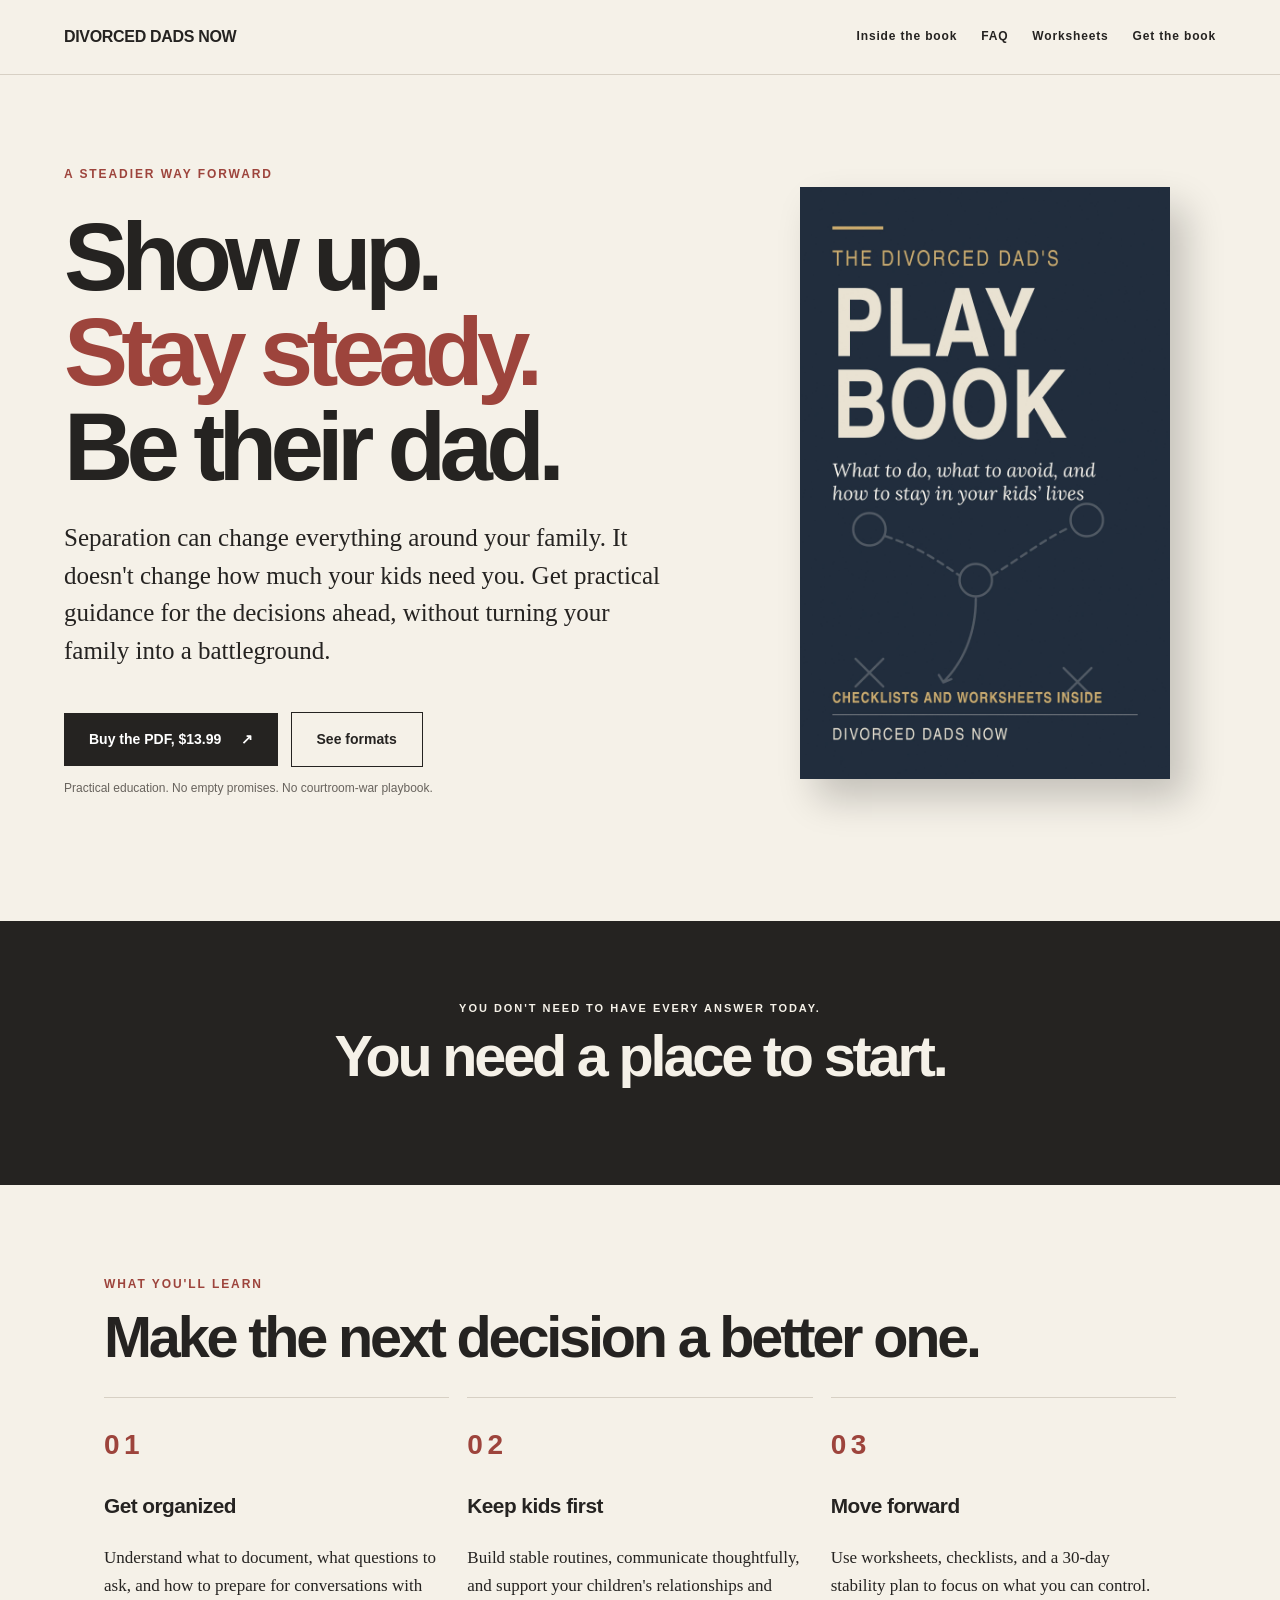
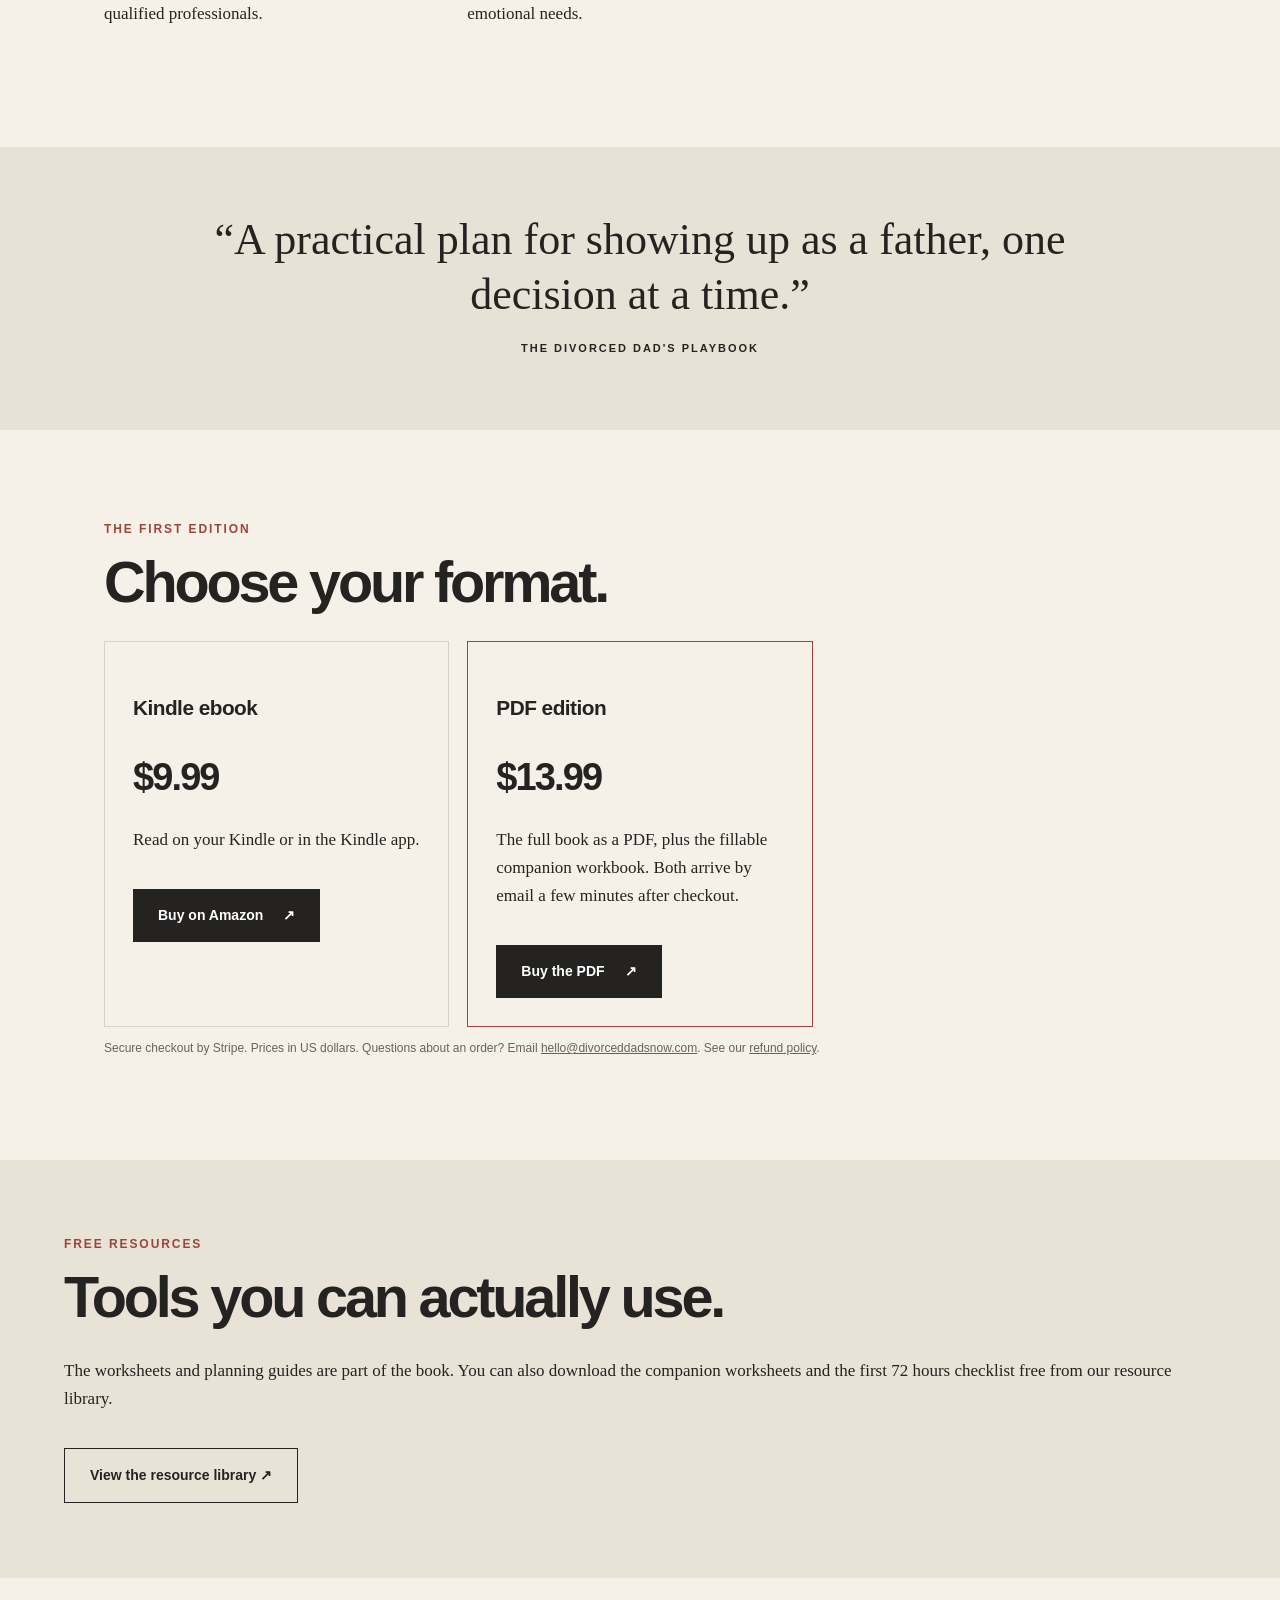
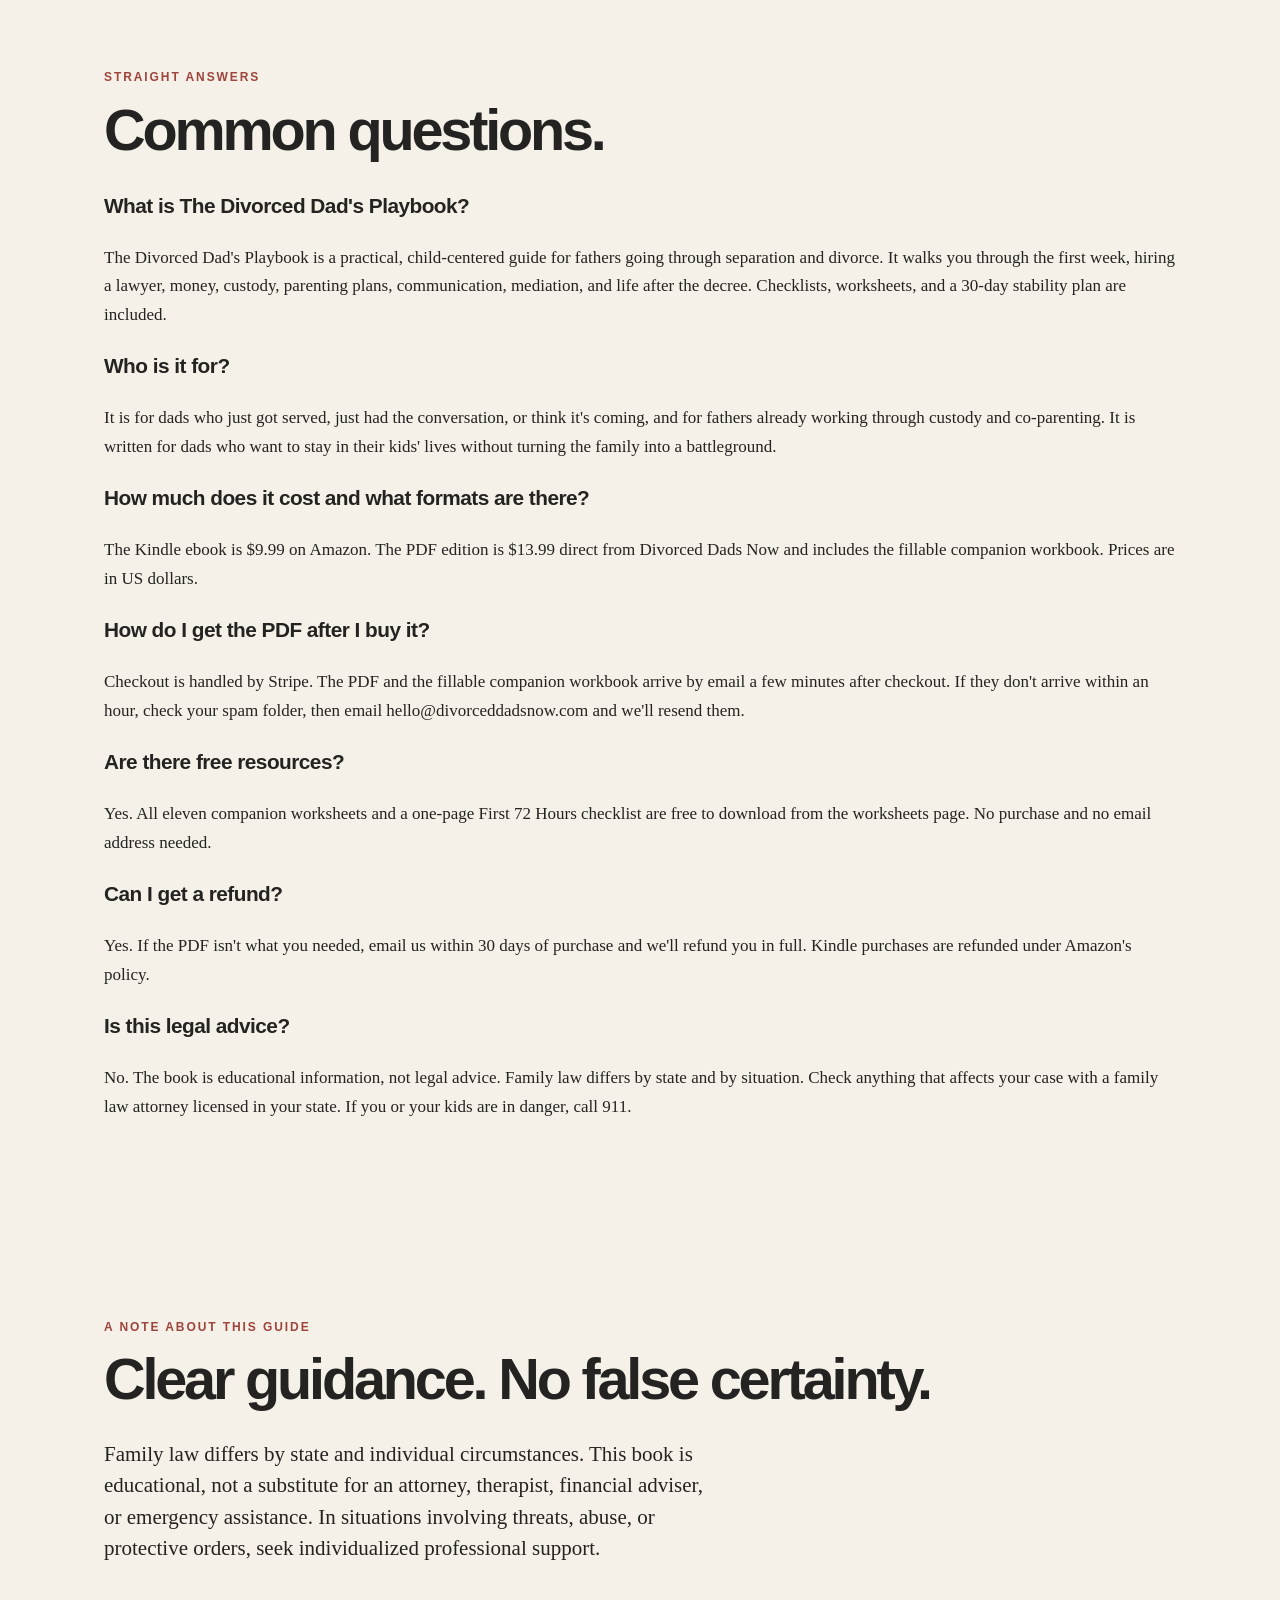
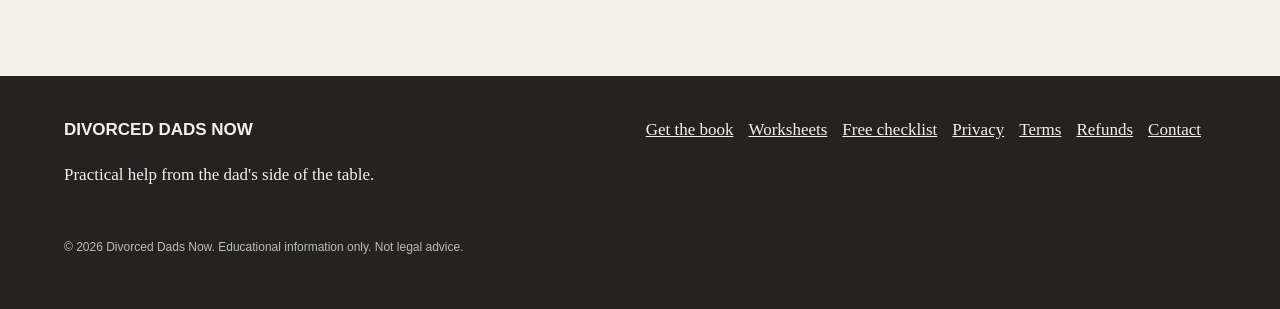
<file: index.html>
<!doctype html><html lang="en"><head><meta charset="utf-8"><meta name="viewport" content="width=device-width, initial-scale=1"><title>The Divorced Dad's Playbook | Divorced Dads Now</title><meta name="description" content="A practical, child-centered playbook for divorced and separating dads: custody, parenting plans, money, and co-parenting. Kindle $9.99, PDF with workbook $13.99."><link rel="stylesheet" href="styles.css"><link rel="canonical" href="https://divorceddadsnow.com/"><meta property="og:site_name" content="Divorced Dads Now"><meta property="og:type" content="website"><meta property="og:title" content="The Divorced Dad&#x27;s Playbook | Divorced Dads Now"><meta property="og:description" content="A practical, child-centered playbook for divorced and separating dads: custody, parenting plans, money, and co-parenting. Kindle $9.99, PDF with workbook $13.99."><meta property="og:url" content="https://divorceddadsnow.com/"><meta property="og:image" content="https://divorceddadsnow.com/assets/playbook-cover.jpg"><meta property="og:image:alt" content="Cover of The Divorced Dad's Playbook"><meta property="og:locale" content="en_US"><meta name="twitter:card" content="summary_large_image"><meta name="twitter:title" content="The Divorced Dad&#x27;s Playbook | Divorced Dads Now"><meta name="twitter:description" content="A practical, child-centered playbook for divorced and separating dads: custody, parenting plans, money, and co-parenting. Kindle $9.99, PDF with workbook $13.99."><meta name="twitter:image" content="https://divorceddadsnow.com/assets/playbook-cover.jpg"><meta name="theme-color" content="#1F2B3A"><link rel="icon" href="/assets/playbook-cover.jpg"><script type="application/ld+json">{"@context": "https://schema.org", "@graph": [{"@type": "Organization", "@id": "https://divorceddadsnow.com/#org", "name": "Divorced Dads Now", "url": "https://divorceddadsnow.com/", "logo": "https://divorceddadsnow.com/assets/playbook-cover.jpg", "email": "hello@divorceddadsnow.com", "description": "Educational publisher of practical, child-centered guides for fathers going through separation and divorce."}, {"@type": "WebSite", "@id": "https://divorceddadsnow.com/#website", "name": "Divorced Dads Now", "url": "https://divorceddadsnow.com/", "publisher": {"@id": "https://divorceddadsnow.com/#org"}, "inLanguage": "en"}, {"@type": "Book", "@id": "https://divorceddadsnow.com/#book", "name": "The Divorced Dad's Playbook", "alternativeHeadline": "What to Do, What to Avoid, and How to Stay in Your Kids' Lives", "author": {"@id": "https://divorceddadsnow.com/#org"}, "publisher": {"@id": "https://divorceddadsnow.com/#org"}, "inLanguage": "en", "bookEdition": "First edition", "datePublished": "2026-10", "image": "https://divorceddadsnow.com/assets/playbook-cover.jpg", "url": "https://divorceddadsnow.com/get-the-book", "description": "A practical, child-centered playbook for fathers going through separation and divorce, with checklists, worksheets, and a 30-day stability plan. Educational information, not legal advice.", "workExample": [{"@type": "Book", "bookFormat": "https://schema.org/EBook", "name": "The Divorced Dad's Playbook (Kindle edition)", "author": {"@id": "https://divorceddadsnow.com/#org"}, "offers": {"@type": "Offer", "price": "9.99", "priceCurrency": "USD", "availability": "https://schema.org/InStock", "url": "https://www.amazon.com/dp/B0GYZ9WC2C", "seller": {"@type": "Organization", "name": "Amazon"}}}, {"@type": "Book", "bookFormat": "https://schema.org/EBook", "name": "The Divorced Dad's Playbook (PDF edition with workbook)", "author": {"@id": "https://divorceddadsnow.com/#org"}, "offers": {"@type": "Offer", "price": "13.99", "priceCurrency": "USD", "availability": "https://schema.org/InStock", "url": "https://buy.stripe.com/bJeeVc4Zb2xc1VD8lQasg00", "seller": {"@id": "https://divorceddadsnow.com/#org"}}}]}]}</script><script type="application/ld+json">{"@context": "https://schema.org", "@type": "FAQPage", "mainEntity": [{"@type": "Question", "name": "What is The Divorced Dad's Playbook?", "acceptedAnswer": {"@type": "Answer", "text": "The Divorced Dad's Playbook is a practical, child-centered guide for fathers going through separation and divorce. It walks you through the first week, hiring a lawyer, money, custody, parenting plans, communication, mediation, and life after the decree. Checklists, worksheets, and a 30-day stability plan are included."}}, {"@type": "Question", "name": "Who is it for?", "acceptedAnswer": {"@type": "Answer", "text": "It is for dads who just got served, just had the conversation, or think it's coming, and for fathers already working through custody and co-parenting. It is written for dads who want to stay in their kids' lives without turning the family into a battleground."}}, {"@type": "Question", "name": "How much does it cost and what formats are there?", "acceptedAnswer": {"@type": "Answer", "text": "The Kindle ebook is $9.99 on Amazon. The PDF edition is $13.99 direct from Divorced Dads Now and includes the fillable companion workbook. Prices are in US dollars."}}, {"@type": "Question", "name": "How do I get the PDF after I buy it?", "acceptedAnswer": {"@type": "Answer", "text": "Checkout is handled by Stripe. The PDF and the fillable companion workbook arrive by email a few minutes after checkout. If they don't arrive within an hour, check your spam folder, then email hello@divorceddadsnow.com and we'll resend them."}}, {"@type": "Question", "name": "Are there free resources?", "acceptedAnswer": {"@type": "Answer", "text": "Yes. All eleven companion worksheets and a one-page First 72 Hours checklist are free to download from the worksheets page. No purchase and no email address needed."}}, {"@type": "Question", "name": "Can I get a refund?", "acceptedAnswer": {"@type": "Answer", "text": "Yes. If the PDF isn't what you needed, email us within 30 days of purchase and we'll refund you in full. Kindle purchases are refunded under Amazon's policy."}}, {"@type": "Question", "name": "Is this legal advice?", "acceptedAnswer": {"@type": "Answer", "text": "No. The book is educational information, not legal advice. Family law differs by state and by situation. Check anything that affects your case with a family law attorney licensed in your state. If you or your kids are in danger, call 911."}}]}</script></head><body><header class="nav"><a class="brand" href="./">DIVORCED DADS NOW</a><nav><a href="./#inside">Inside the book</a><a href="./#faq">FAQ</a><a href="worksheets">Worksheets</a><a href="get-the-book">Get the book</a></nav></header><main><section class="hero"><div><div class="eyebrow">A steadier way forward</div><h1>Show up.<br><em>Stay steady.</em><br>Be their dad.</h1><p class="lead">Separation can change everything around your family. It doesn't change how much your kids need you. Get practical guidance for the decisions ahead, without turning your family into a battleground.</p><a class="btn" href="https://buy.stripe.com/bJeeVc4Zb2xc1VD8lQasg00">Buy the PDF, $13.99 <span aria-hidden="true">↗</span></a> <a class="outline" href="#formats">See formats</a><p class="micro">Practical education. No empty promises. No courtroom-war playbook.</p></div><div class="book"><img src="assets/playbook-cover.jpg" alt="Cover of The Divorced Dad's Playbook by Divorced Dads Now" width="640" height="1024" fetchpriority="high"></div></section><section class="manifesto"><p>YOU DON'T NEED TO HAVE EVERY ANSWER TODAY.</p><h2>You need a place to start.</h2></section><section class="content" id="inside"><div class="eyebrow">What you'll learn</div><h2>Make the next decision a better one.</h2><div class="three"><article><div class="number">01</div><h3>Get organized</h3><p>Understand what to document, what questions to ask, and how to prepare for conversations with qualified professionals.</p></article><article><div class="number">02</div><h3>Keep kids first</h3><p>Build stable routines, communicate thoughtfully, and support your children's relationships and emotional needs.</p></article><article><div class="number">03</div><h3>Move forward</h3><p>Use worksheets, checklists, and a 30-day stability plan to focus on what you can control.</p></article></div></section><section class="quote"><blockquote>“A practical plan for showing up as a father, one decision at a time.”</blockquote><p>THE DIVORCED DAD'S PLAYBOOK</p></section><section class="content" id="formats"><div class="eyebrow">The first edition</div><h2>Choose your format.</h2><div class="offers">
<!-- AMAZON CARDS: paperback stays hidden until its listing is live. Paste the URL into href and delete the word hidden. -->
<article id="offer-kindle"><h3>Kindle ebook</h3><div class="price">$9.99</div><p>Read on your Kindle or in the Kindle app.</p><a class="btn" href="https://www.amazon.com/dp/B0GYZ9WC2C" rel="noopener">Buy on Amazon <span aria-hidden="true">↗</span></a></article>
<article id="offer-paperback" hidden><h3>Paperback</h3><div class="price">$16.99</div><p>A print copy to keep handy and write in.</p><a class="btn" href="AMAZON_PAPERBACK_URL" rel="noopener">Buy on Amazon <span aria-hidden="true">↗</span></a></article>
<article id="offer-pdf" class="featured"><h3>PDF edition</h3><div class="price">$13.99</div><p>The full book as a PDF, plus the fillable companion workbook. Both arrive by email a few minutes after checkout.</p><a class="btn" href="https://buy.stripe.com/bJeeVc4Zb2xc1VD8lQasg00">Buy the PDF <span aria-hidden="true">↗</span></a></article>
</div><p class="micro">Secure checkout by Stripe. Prices in US dollars. Questions about an order? Email <a href="mailto:hello@divorceddadsnow.com">hello@divorceddadsnow.com</a>. See our <a href="refunds">refund policy</a>.</p></section><section class="resources"><div><div class="eyebrow">Free resources</div><h2>Tools you can actually use.</h2><p>The worksheets and planning guides are part of the book. You can also download the companion worksheets and the first 72 hours checklist free from our resource library.</p><a class="outline" href="worksheets">View the resource library ↗</a></div></section><section class="content" id="faq"><div class="eyebrow">Straight answers</div><h2>Common questions.</h2>
<h3>What is The Divorced Dad's Playbook?</h3>
<p>The Divorced Dad's Playbook is a practical, child-centered guide for fathers going through separation and divorce. It walks you through the first week, hiring a lawyer, money, custody, parenting plans, communication, mediation, and life after the decree. Checklists, worksheets, and a 30-day stability plan are included.</p>
<h3>Who is it for?</h3>
<p>It is for dads who just got served, just had the conversation, or think it's coming, and for fathers already working through custody and co-parenting. It is written for dads who want to stay in their kids' lives without turning the family into a battleground.</p>
<h3>How much does it cost and what formats are there?</h3>
<p>The Kindle ebook is $9.99 on Amazon. The PDF edition is $13.99 direct from Divorced Dads Now and includes the fillable companion workbook. Prices are in US dollars.</p>
<h3>How do I get the PDF after I buy it?</h3>
<p>Checkout is handled by Stripe. The PDF and the fillable companion workbook arrive by email a few minutes after checkout. If they don't arrive within an hour, check your spam folder, then email hello@divorceddadsnow.com and we'll resend them.</p>
<h3>Are there free resources?</h3>
<p>Yes. All eleven companion worksheets and a one-page First 72 Hours checklist are free to download from the worksheets page. No purchase and no email address needed.</p>
<h3>Can I get a refund?</h3>
<p>Yes. If the PDF isn't what you needed, email us within 30 days of purchase and we'll refund you in full. Kindle purchases are refunded under Amazon's policy.</p>
<h3>Is this legal advice?</h3>
<p>No. The book is educational information, not legal advice. Family law differs by state and by situation. Check anything that affects your case with a family law attorney licensed in your state. If you or your kids are in danger, call 911.</p>
<!--endfaq--></section><section class="content"><div class="eyebrow">A note about this guide</div><h2>Clear guidance. No false certainty.</h2><p class="lead small">Family law differs by state and individual circumstances. This book is educational, not a substitute for an attorney, therapist, financial adviser, or emergency assistance. In situations involving threats, abuse, or protective orders, seek individualized professional support.</p></section></main><footer><div><strong>DIVORCED DADS NOW</strong><p>Practical help from the dad's side of the table.</p></div><div><a href="/get-the-book">Get the book</a><a href="/worksheets">Worksheets</a><a href="/checklist">Free checklist</a><a href="/privacy">Privacy</a><a href="/terms">Terms</a><a href="/refunds">Refunds</a><a href="mailto:hello@divorceddadsnow.com">Contact</a></div><p class="micro">© 2026 Divorced Dads Now. Educational information only. Not legal advice.</p></footer></body></html>
</file>
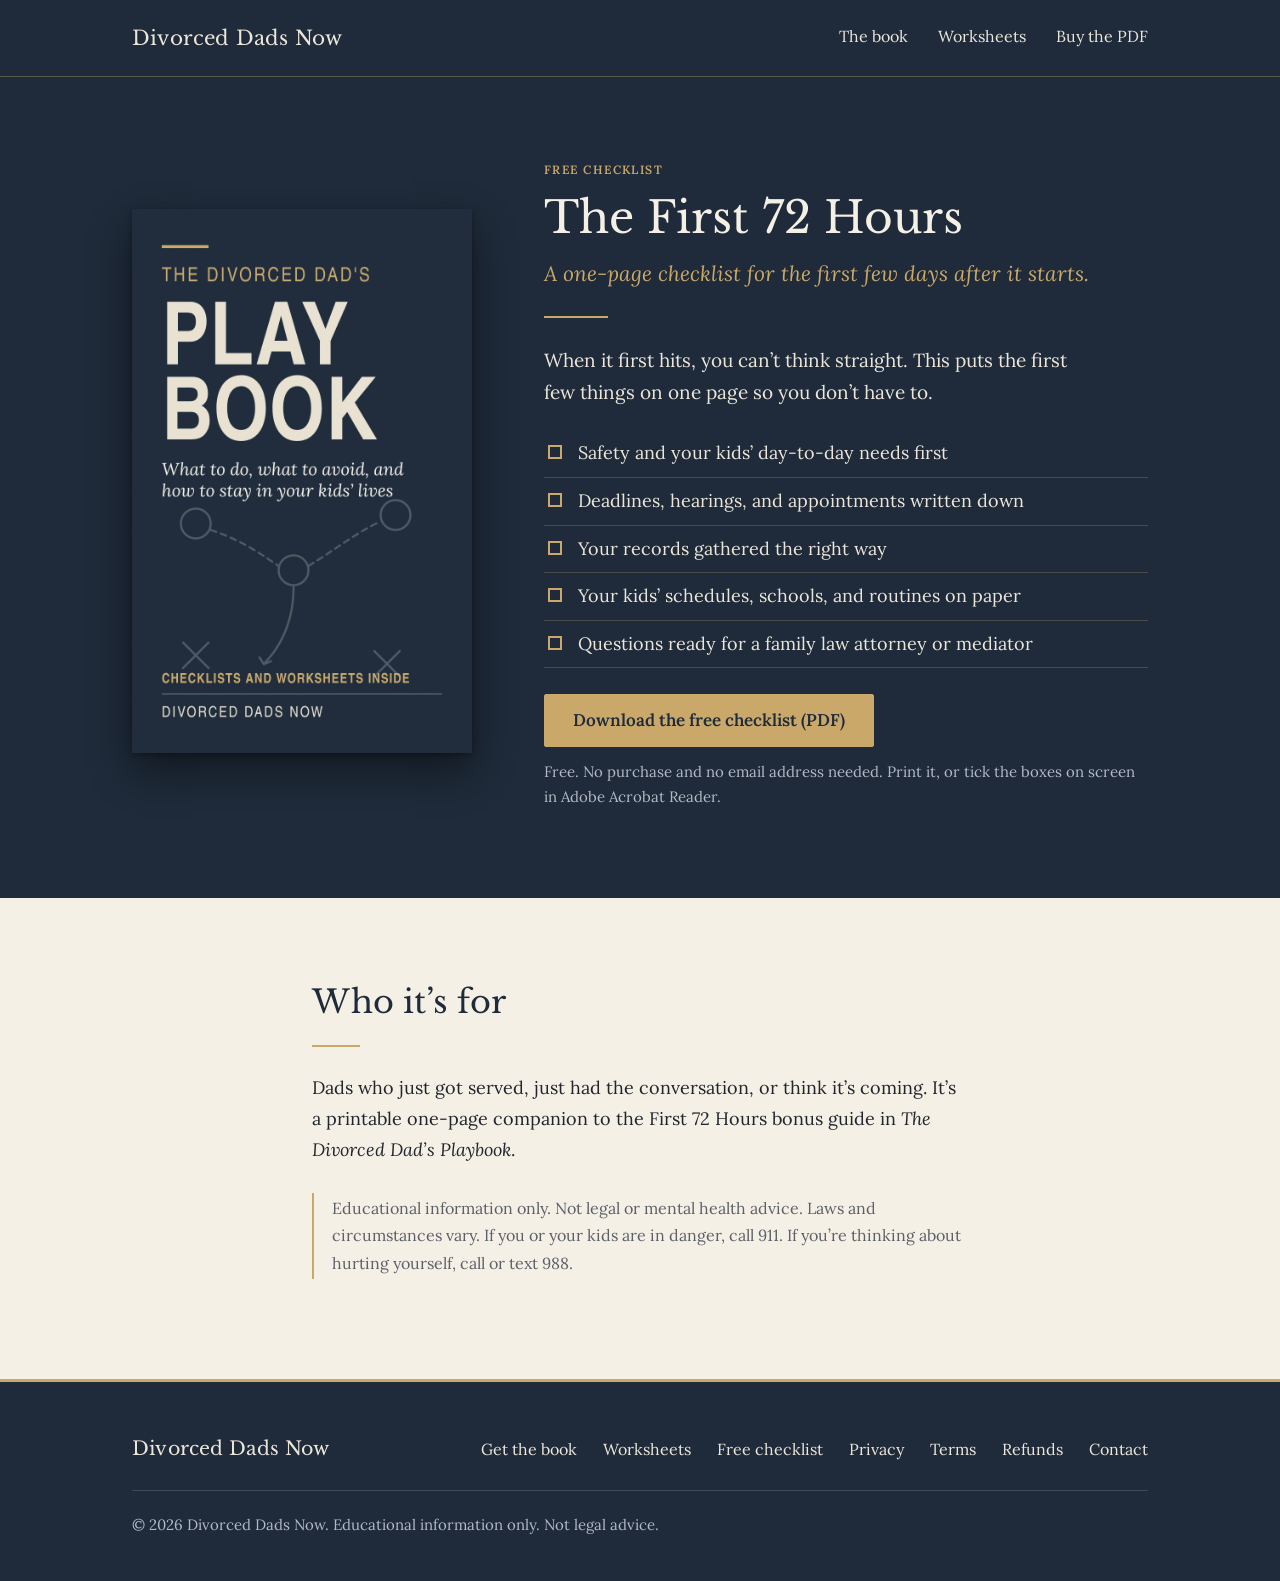
<file: checklist.html>
<!doctype html><html lang="en"><head><meta charset="utf-8"><meta name="viewport" content="width=device-width, initial-scale=1"><title>Free First 72 Hours Checklist for Dads | Divorced Dads Now</title><meta name="description" content="A free one-page checklist for the first few days of a separation or divorce. Child-centered, practical, printable."><link rel="canonical" href="https://divorceddadsnow.com/checklist"><meta property="og:site_name" content="Divorced Dads Now"><meta property="og:type" content="website"><meta property="og:title" content="Free First 72 Hours Checklist for Dads | Divorced Dads Now"><meta property="og:description" content="A free one-page checklist for the first few days of a separation or divorce. Child-centered, practical, printable."><meta property="og:url" content="https://divorceddadsnow.com/checklist"><meta property="og:image" content="https://divorceddadsnow.com/assets/playbook-cover.jpg"><meta property="og:image:alt" content="Cover of The Divorced Dad's Playbook"><meta property="og:locale" content="en_US"><meta name="twitter:card" content="summary_large_image"><meta name="twitter:title" content="Free First 72 Hours Checklist for Dads | Divorced Dads Now"><meta name="twitter:description" content="A free one-page checklist for the first few days of a separation or divorce. Child-centered, practical, printable."><meta name="twitter:image" content="https://divorceddadsnow.com/assets/playbook-cover.jpg"><meta name="theme-color" content="#1F2B3A"><link rel="icon" href="/assets/playbook-cover.jpg"><script type="application/ld+json">{"@context": "https://schema.org", "@type": "WebPage", "name": "Free First 72 Hours Checklist for Dads", "url": "https://divorceddadsnow.com/checklist", "isPartOf": {"@type": "WebSite", "name": "Divorced Dads Now", "url": "https://divorceddadsnow.com/"}, "publisher": {"@type": "Organization", "name": "Divorced Dads Now", "url": "https://divorceddadsnow.com/"}, "about": {"@type": "Book", "name": "The Divorced Dad's Playbook", "url": "https://divorceddadsnow.com/get-the-book"}}</script></head><body style="margin:0">
<style>
@import url('https://fonts.googleapis.com/css2?family=Libre+Baskerville:ital,wght@0,400;0,700;1,400&family=Lora:ital,wght@0,400;0,600;1,400&display=swap');
.ddn{--navy:#1F2B3A;--navy2:#26354A;--gold:#C9A86A;--gold-d:#9A7A3E;--cream:#F5F0E6;--paper:#FBF8F2;--ink:#22262C;--muted:#5C6068;--rule:#DCD3C2;--on-navy:#ECE6DA;--on-navy-m:#B3B9C3;
width:100%;margin:0;padding:0;background:var(--cream);color:var(--ink);font-family:'Lora',Georgia,'Times New Roman',serif;font-size:18px;line-height:1.7;-webkit-text-size-adjust:100%;-webkit-font-smoothing:antialiased;overflow-wrap:break-word;text-align:left}
.ddn *,.ddn *::before,.ddn *::after{box-sizing:border-box}
.ddn h1,.ddn h2,.ddn h3{font-family:'Libre Baskerville',Georgia,serif;font-weight:400;color:inherit;text-transform:none;letter-spacing:0;padding:0;margin:0}
.ddn p,.ddn ul,.ddn ol,.ddn li{color:inherit;font-family:inherit;padding:0;margin:0}
.ddn p{margin:0 0 1em}
.ddn img{max-width:100%;height:auto;display:block;border:0}
.ddn a{color:var(--navy);text-decoration:underline;text-decoration-color:var(--gold);text-underline-offset:3px;text-decoration-thickness:1px}
.ddn a:hover{color:var(--gold-d)}
.ddn a:focus-visible{outline:2px solid var(--gold);outline-offset:3px}
.ddn .wrap{max-width:1080px;margin:0 auto;padding:0 32px}
.ddn .col{max-width:720px;margin:0 auto;padding:0 32px}
.ddn .top{background:var(--navy);color:var(--on-navy);border-bottom:1px solid rgba(201,168,106,.35)}
.ddn .top .wrap{display:flex;align-items:center;justify-content:space-between;gap:24px;min-height:76px}
.ddn .mark{font-family:'Libre Baskerville',Georgia,serif;font-size:20px;color:var(--on-navy);text-decoration:none;letter-spacing:.01em}
.ddn .mark:hover{color:#fff}
.ddn .links{display:flex;gap:30px;font-size:16px}
.ddn .links a{color:var(--on-navy);text-decoration:none;border-bottom:1px solid transparent;padding-bottom:2px}
.ddn .links a:hover{color:#fff;border-bottom-color:var(--gold)}
.ddn .btn{display:inline-block;background:var(--gold);color:var(--navy);font-family:'Lora',Georgia,serif;font-weight:600;font-size:17px;line-height:1.2;text-decoration:none;padding:15px 28px;border:1px solid var(--gold);border-radius:2px}
.ddn .btn:hover{background:#D6B87E;color:var(--navy)}
.ddn .btn.ghost{background:transparent;color:var(--navy);border-color:var(--navy)}
.ddn .btn.ghost:hover{background:var(--navy);color:var(--cream)}
.ddn .hero{background:var(--navy);color:var(--on-navy);padding:76px 0 88px}
.ddn .hero .wrap{display:grid;grid-template-columns:340px 1fr;gap:72px;align-items:center}
.ddn .hero .cover img{width:100%;box-shadow:0 18px 40px rgba(0,0,0,.45),0 2px 6px rgba(0,0,0,.3)}
.ddn .hero h1{font-size:44px;line-height:1.2;color:#F5F0E6;margin:0 0 14px}
.ddn .hero .sub{font-style:italic;font-size:21px;line-height:1.5;color:var(--gold);margin:0 0 26px}
.ddn .hero .rule{width:64px;height:2px;background:var(--gold);margin:0 0 26px;border:0}
.ddn .hero .desc{font-size:19px;max-width:540px;color:var(--on-navy)}
.ddn .hero .price{font-size:17px;color:var(--on-navy-m);margin:0 0 26px;max-width:540px}
.ddn .hero .price strong{color:#F5F0E6;font-weight:600}
.ddn .hero .fine{font-size:15px;color:var(--on-navy-m);margin:16px 0 0}
.ddn .hero .fine a{color:var(--on-navy)}
.ddn section.s{padding:84px 0}
.ddn .s h2{font-size:32px;line-height:1.3;margin:0 0 22px;color:var(--navy)}
.ddn .s .intro{font-size:19px}
.ddn .s.alt{background:var(--paper);border-top:1px solid var(--rule);border-bottom:1px solid var(--rule)}
.ddn .orn{display:block;width:48px;height:2px;background:var(--gold);margin:0 0 26px;border:0}
.ddn .toc{list-style:none;margin:34px 0 28px;border-top:1px solid var(--rule)}
.ddn .toc li{display:grid;grid-template-columns:56px 1fr;gap:4px 12px;padding:16px 0;border-bottom:1px solid var(--rule)}
.ddn .toc .n{font-family:'Libre Baskerville',Georgia,serif;color:var(--gold-d);font-size:17px;padding-top:2px}
.ddn .toc .t{font-family:'Libre Baskerville',Georgia,serif;color:var(--navy);font-size:19px;line-height:1.4;display:block}
.ddn .toc .d{display:block;color:var(--muted);font-size:16px;line-height:1.55;margin-top:3px}
.ddn .after{color:var(--ink)}
.ddn .ws{display:grid;grid-template-columns:1fr 1fr;gap:56px;align-items:start}
.ddn .wslist{list-style:none;border-top:1px solid var(--rule);font-size:16px;columns:2;column-gap:28px;padding-top:12px}
.ddn .wslist li{padding:5px 0;break-inside:avoid;color:var(--ink)}
.ddn .wslist li span{color:var(--gold-d);font-family:'Libre Baskerville',Georgia,serif;font-size:14px;display:inline-block;width:28px}
.ddn .wsnote{font-size:15px;color:var(--muted);margin-top:14px}
.ddn .note{font-size:16px;color:var(--muted);border-left:2px solid var(--gold);padding:2px 0 2px 18px;margin-top:28px}
.ddn .close{text-align:center}
.ddn .close .orn{margin:0 auto 26px}
.ddn .close p{max-width:560px;margin-left:auto;margin-right:auto}
.ddn .close .btn{margin-top:10px}
.ddn .close .fine{font-size:15px;color:var(--muted);margin-top:18px}
.ddn .band{background:var(--navy);color:var(--on-navy);padding:64px 0 60px}
.ddn .band h1{font-size:40px;line-height:1.2;color:#F5F0E6;margin:0}
.ddn .band .orn{margin:0 0 22px}
.ddn .band p{color:var(--on-navy-m);margin:16px 0 0;font-size:18px}
.ddn .band p em{color:var(--on-navy)}
.ddn .doc{padding:64px 0 88px}
.ddn .doc h2{font-size:23px;line-height:1.35;color:var(--navy);margin:44px 0 14px}
.ddn .doc h2:first-child{margin-top:0}
.ddn .doc .lede{font-size:20px;line-height:1.6;color:var(--ink)}
.ddn .doc strong{font-weight:600;color:var(--navy)}
.ddn .doc .dl{margin:6px 0 8px}
.ddn .doc .item{padding:0 0 40px;margin:0 0 40px;border-bottom:1px solid var(--rule)}
.ddn .doc .item h2{margin-top:0}
.ddn .doc .small{font-size:15px;color:var(--muted)}
.ddn .foot{background:var(--navy);color:var(--on-navy-m);padding:52px 0 44px;font-size:15px;line-height:1.6;border-top:3px solid var(--gold)}
.ddn .foot .row{display:flex;justify-content:space-between;align-items:baseline;gap:24px;flex-wrap:wrap;padding-bottom:26px;border-bottom:1px solid rgba(236,230,218,.15);margin-bottom:22px}
.ddn .foot .mark{font-size:19px}
.ddn .foot nav{display:flex;flex-wrap:wrap;gap:8px 26px;font-size:16px}
.ddn .foot nav a{color:var(--on-navy);text-decoration:none}
.ddn .foot nav a:hover{color:var(--gold)}
.ddn .foot p{margin:0;color:var(--on-navy-m)}
@media (max-width:860px){.ddn .hero .wrap{grid-template-columns:260px 1fr;gap:44px}.ddn .hero h1{font-size:38px}}
@media (max-width:760px){
.ddn{font-size:17.5px}
.ddn .wrap,.ddn .col{padding:0 22px}
.ddn .top .wrap{flex-direction:column;align-items:flex-start;justify-content:center;gap:8px;padding-top:16px;padding-bottom:16px}
.ddn .links{gap:22px;font-size:15.5px;flex-wrap:wrap}
.ddn .hero{padding:44px 0 60px}
.ddn .hero .wrap{grid-template-columns:1fr;gap:36px}
.ddn .hero .cover{max-width:230px;margin:0 auto}
.ddn .hero h1{font-size:32px}
.ddn .hero .sub{font-size:19px}
.ddn .hero .btn{display:block;text-align:center}
.ddn section.s{padding:60px 0}
.ddn .s h2{font-size:27px}
.ddn .toc li{grid-template-columns:40px 1fr}
.ddn .ws{grid-template-columns:1fr;gap:28px}
.ddn .band{padding:46px 0 42px}
.ddn .band h1{font-size:31px}
.ddn .doc{padding:46px 0 64px}
.ddn .doc h2{font-size:21px}
.ddn .doc .btn{display:block;text-align:center}
.ddn .foot .row{flex-direction:column;gap:14px}
}
@media (max-width:420px){.ddn .wslist{columns:1}}
</style>
<style>
.ddn [hidden]{display:none!important}
.ddn .stores{display:grid;grid-template-columns:repeat(auto-fill,minmax(230px,1fr));gap:18px;margin:28px 0 10px}
.ddn .card{background:#fff;border:1px solid var(--rule);border-top:3px solid var(--navy);padding:22px 22px 24px;display:flex;flex-direction:column;gap:6px}
.ddn .card.feat{border-top-color:var(--gold);background:var(--paper)}
.ddn .card h3{font-size:20px;line-height:1.3;color:var(--navy)}
.ddn .card .fmt{font-size:15px;color:var(--muted);margin:0}
.ddn .card .pr{font-family:'Libre Baskerville',Georgia,serif;font-size:24px;color:var(--navy);margin:4px 0 10px}
.ddn .card .btn{margin-top:auto;text-align:center;font-size:16px;padding:12px 18px}
.ddn .tag{display:inline-block;font-size:12px;letter-spacing:.12em;text-transform:uppercase;color:var(--gold-d);font-family:'Lora',Georgia,serif;font-weight:600}
.ddn .capture{background:var(--navy);color:var(--on-navy);padding:60px 0}
.ddn .capture h2{color:#F5F0E6;font-size:30px;margin:0 0 12px}
.ddn .capture p{color:var(--on-navy)}
.ddn .capture .fine{color:var(--on-navy-m);font-size:15px;margin-top:14px}
.ddn .capture a.btn{margin-top:8px}
.ddn .faq h3{font-size:20px;color:var(--navy);margin:30px 0 8px}
.ddn .libs{list-style:none;border-top:1px solid var(--rule);margin:18px 0}
.ddn .libs li{padding:10px 0;border-bottom:1px solid var(--rule)}
.ddn .checks{list-style:none;margin:22px 0 26px}
.ddn .checks li{padding:8px 0 8px 34px;position:relative;border-bottom:1px solid rgba(201,168,106,.25)}
.ddn .checks li:before{content:"";position:absolute;left:4px;top:15px;width:14px;height:14px;border:2px solid var(--gold)}
.ddn .s .checks li{border-bottom-color:var(--rule)}
.ddn .formbox{background:#fff;color:var(--ink);padding:26px;border-top:3px solid var(--gold);max-width:460px}
.ddn .formbox label{display:block;font-size:15px;color:var(--muted);margin:0 0 4px}
.ddn .formbox input{width:100%;font:inherit;font-size:17px;padding:12px 12px;border:1px solid var(--rule);margin:0 0 14px;border-radius:2px}
.ddn .formbox .btn{width:100%;text-align:center}
.ddn .formbox .fine{color:var(--muted);font-size:14px;margin:12px 0 0}
.ddn .preview-note{background:#fff3cd;color:#5c4400;border:1px dashed #b38f00;padding:8px 12px;font-size:13px;margin:0 0 12px;font-family:Arial,sans-serif}
.ddn .offer{display:grid;grid-template-columns:200px 1fr;gap:40px;align-items:center}
.ddn .offer img{box-shadow:0 12px 30px rgba(0,0,0,.25)}
.ddn .doc h3{font-size:19px;color:var(--navy);margin:26px 0 8px}
.ddn .doc ul.b{margin:0 0 1em 1.2em}
.ddn .doc ul.b li{margin:0 0 .4em}
.ddn .tx{background:var(--paper);border:1px solid var(--rule);border-left:3px solid var(--gold);padding:18px 22px;margin:26px 0}
.ddn .tx p:last-child{margin-bottom:0}
.ddn .script{background:var(--paper);border-left:3px solid var(--navy);padding:12px 18px;margin:12px 0 18px;font-style:italic}
@media (max-width:760px){.ddn .offer{grid-template-columns:1fr}.ddn .offer img{max-width:180px}.ddn .capture h2{font-size:26px}}
</style>
<div class="ddn"><header class="top"><div class="wrap"><a class="mark" href="./">Divorced Dads Now</a><nav class="links" aria-label="Main"><a href="./#inside">The book</a><a href="worksheets">Worksheets</a><a href="https://buy.stripe.com/bJeeVc4Zb2xc1VD8lQasg00">Buy the PDF</a></nav></div></header>
<main>
<section class="hero"><div class="wrap">
<div class="cover"><img src="assets/playbook-cover.jpg" alt="Cover of The Divorced Dad's Playbook" width="640" height="1024"></div>
<div class="text">
<span class="tag" style="color:var(--gold)">Free checklist</span>
<h1 style="margin-top:8px">The First 72 Hours</h1>
<p class="sub">A one-page checklist for the first few days after it starts.</p>
<hr class="rule">
<p class="desc">When it first hits, you can&rsquo;t think straight. This puts the first few things on one page so you don&rsquo;t have to.</p>
<ul class="checks">
<li>Safety and your kids&rsquo; day-to-day needs first</li>
<li>Deadlines, hearings, and appointments written down</li>
<li>Your records gathered the right way</li>
<li>Your kids&rsquo; schedules, schools, and routines on paper</li>
<li>Questions ready for a family law attorney or mediator</li>
</ul>
<a class="btn" href="assets/first-72-hours.pdf">Download the free checklist (PDF)</a>
<p class="fine" style="margin-top:12px">Free. No purchase and no email address needed. Print it, or tick the boxes on screen in Adobe Acrobat Reader.</p>
</div></div></section>
<section class="s"><div class="col">
<h2>Who it&rsquo;s for</h2><hr class="orn">
<p>Dads who just got served, just had the conversation, or think it&rsquo;s coming. It&rsquo;s a printable one-page companion to the First 72 Hours bonus guide in <em>The Divorced Dad&rsquo;s Playbook</em>.</p>
<p class="note">Educational information only. Not legal or mental health advice. Laws and circumstances vary. If you or your kids are in danger, call 911. If you&rsquo;re thinking about hurting yourself, call or text 988.</p>
</div></section>
</main>
<footer class="foot"><div class="wrap"><div class="row"><a class="mark" href="./">Divorced Dads Now</a><nav aria-label="Footer"><a href="/get-the-book">Get the book</a><a href="/worksheets">Worksheets</a><a href="/checklist">Free checklist</a><a href="/privacy">Privacy</a><a href="/terms">Terms</a><a href="/refunds">Refunds</a><a href="mailto:hello@divorceddadsnow.com">Contact</a></nav></div><p>&copy; 2026 Divorced Dads Now. Educational information only. Not legal advice.</p></div></footer></div>

</body></html>
</file>
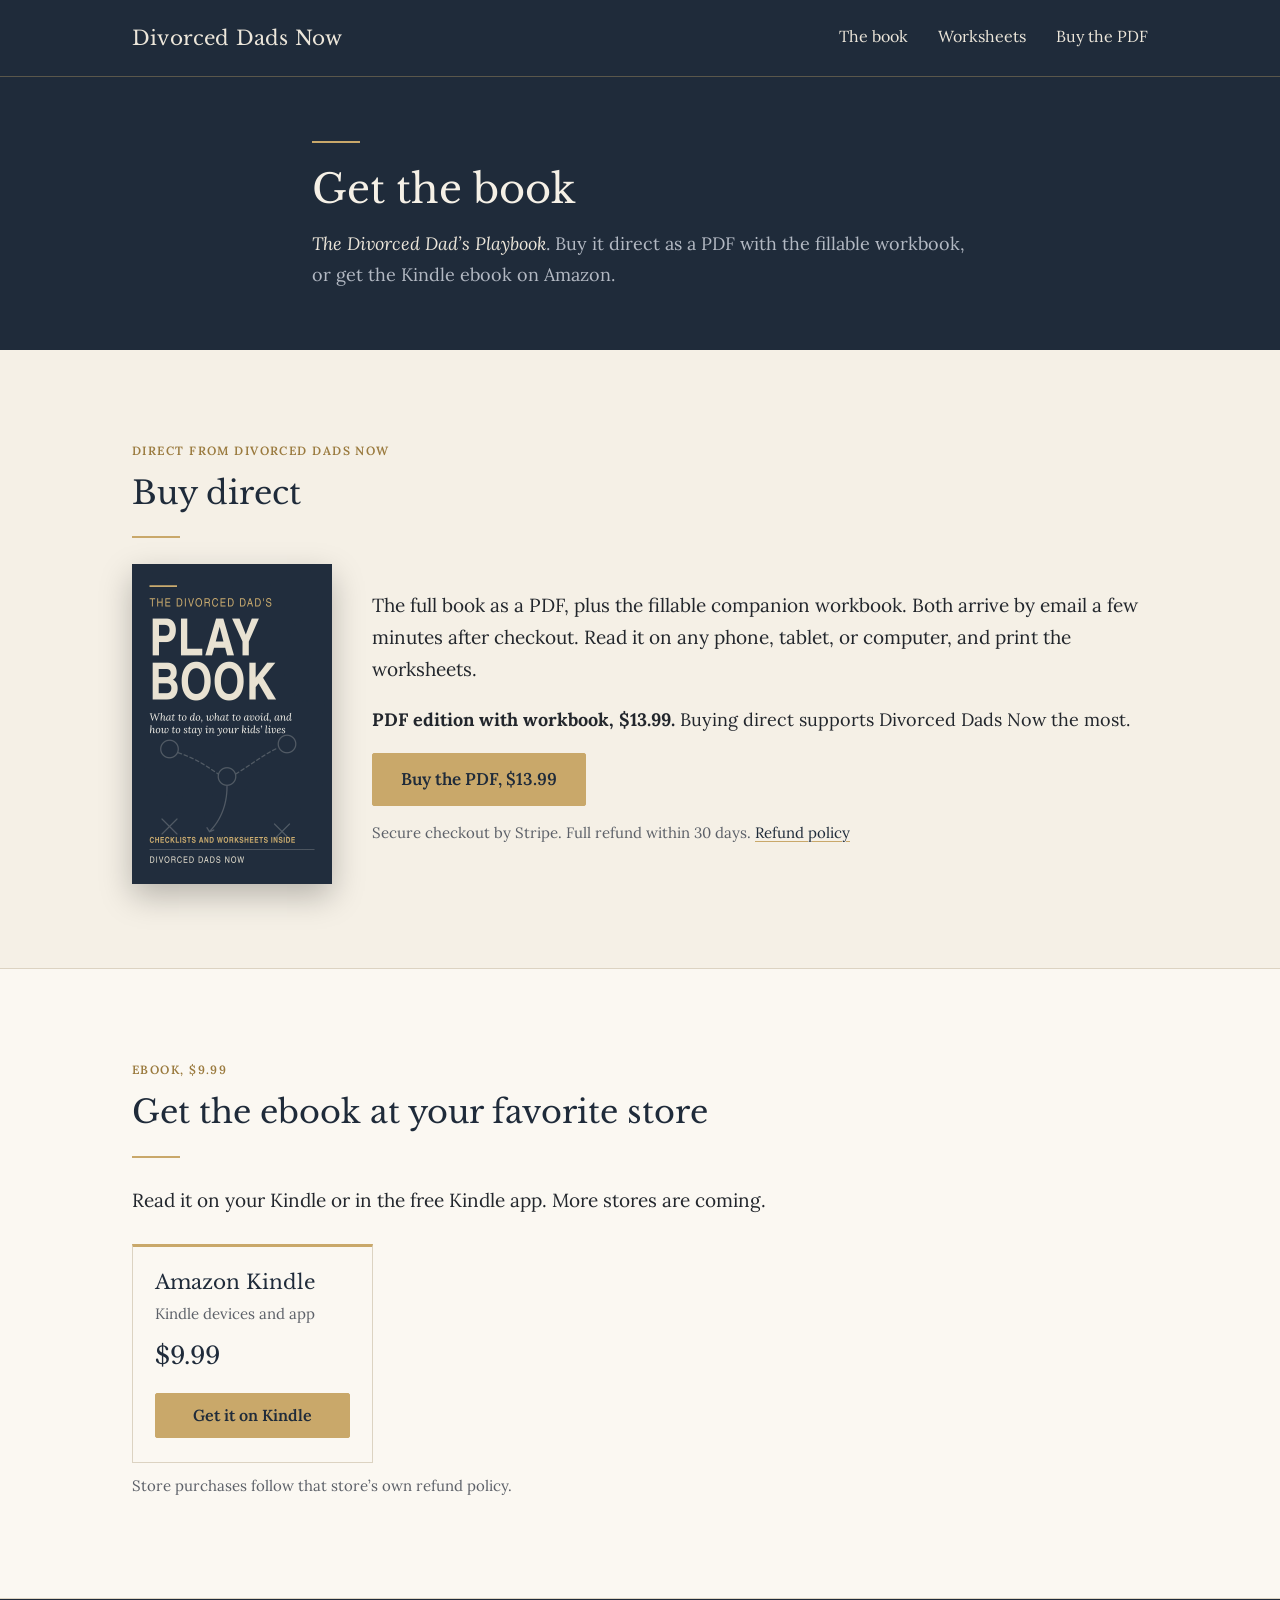
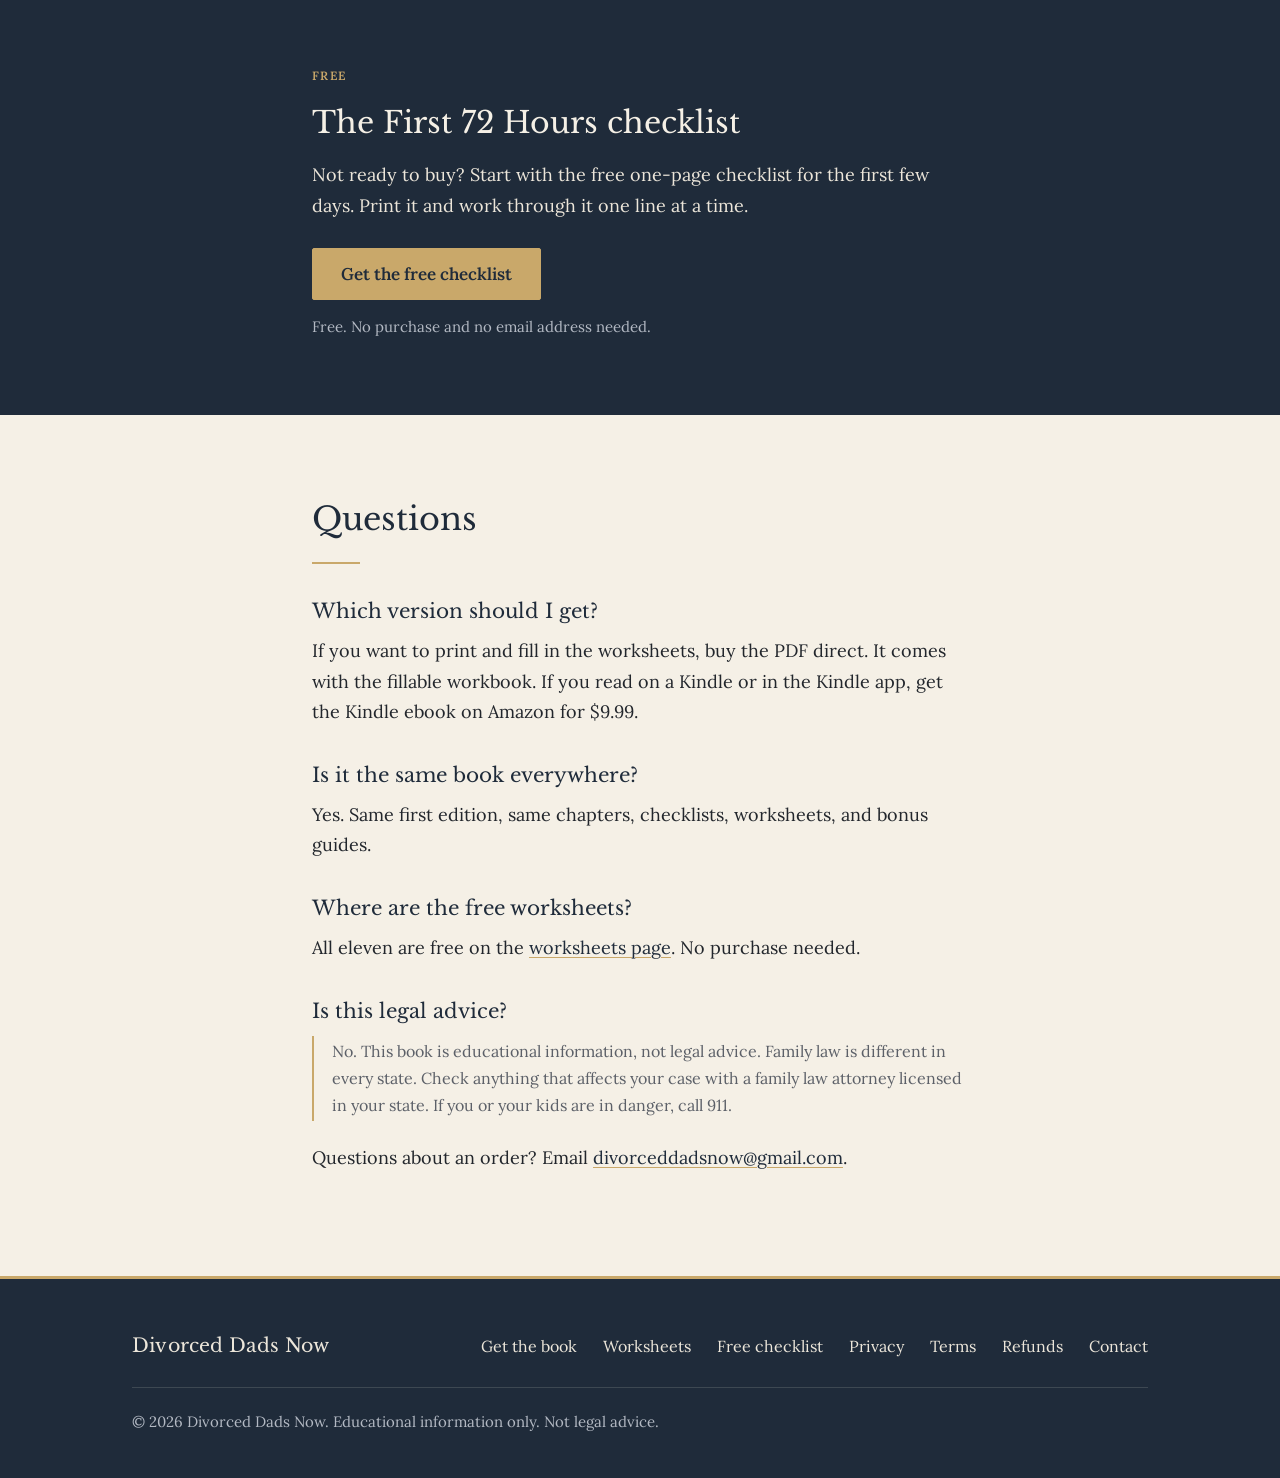
<file: get-the-book.html>
<!doctype html><html lang="en"><head><meta charset="utf-8"><meta name="viewport" content="width=device-width, initial-scale=1"><title>Get The Divorced Dad's Playbook: Kindle and PDF | Divorced Dads Now</title><meta name="description" content="Buy The Divorced Dad&#x27;s Playbook. Kindle ebook $9.99 on Amazon, or the PDF with the fillable companion workbook for $13.99 direct."><link rel="canonical" href="https://divorceddadsnow.com/get-the-book"><meta property="og:site_name" content="Divorced Dads Now"><meta property="og:type" content="website"><meta property="og:title" content="Get The Divorced Dad&#x27;s Playbook: Kindle and PDF | Divorced Dads Now"><meta property="og:description" content="Buy The Divorced Dad&#x27;s Playbook. Kindle ebook $9.99 on Amazon, or the PDF with the fillable companion workbook for $13.99 direct."><meta property="og:url" content="https://divorceddadsnow.com/get-the-book"><meta property="og:image" content="https://divorceddadsnow.com/assets/playbook-cover.jpg"><meta property="og:image:alt" content="Cover of The Divorced Dad's Playbook"><meta property="og:locale" content="en_US"><meta name="twitter:card" content="summary_large_image"><meta name="twitter:title" content="Get The Divorced Dad&#x27;s Playbook: Kindle and PDF | Divorced Dads Now"><meta name="twitter:description" content="Buy The Divorced Dad&#x27;s Playbook. Kindle ebook $9.99 on Amazon, or the PDF with the fillable companion workbook for $13.99 direct."><meta name="twitter:image" content="https://divorceddadsnow.com/assets/playbook-cover.jpg"><meta name="theme-color" content="#1F2B3A"><link rel="icon" href="/assets/playbook-cover.jpg"><script type="application/ld+json">{"@context": "https://schema.org", "@graph": [{"@type": "Organization", "@id": "https://divorceddadsnow.com/#org", "name": "Divorced Dads Now", "url": "https://divorceddadsnow.com/", "logo": "https://divorceddadsnow.com/assets/playbook-cover.jpg", "email": "hello@divorceddadsnow.com", "description": "Educational publisher of practical, child-centered guides for fathers going through separation and divorce."}, {"@type": "WebSite", "@id": "https://divorceddadsnow.com/#website", "name": "Divorced Dads Now", "url": "https://divorceddadsnow.com/", "publisher": {"@id": "https://divorceddadsnow.com/#org"}, "inLanguage": "en"}, {"@type": "Book", "@id": "https://divorceddadsnow.com/#book", "name": "The Divorced Dad's Playbook", "alternativeHeadline": "What to Do, What to Avoid, and How to Stay in Your Kids' Lives", "author": {"@id": "https://divorceddadsnow.com/#org"}, "publisher": {"@id": "https://divorceddadsnow.com/#org"}, "inLanguage": "en", "bookEdition": "First edition", "datePublished": "2026-10", "image": "https://divorceddadsnow.com/assets/playbook-cover.jpg", "url": "https://divorceddadsnow.com/get-the-book", "description": "A practical, child-centered playbook for fathers going through separation and divorce, with checklists, worksheets, and a 30-day stability plan. Educational information, not legal advice.", "workExample": [{"@type": "Book", "bookFormat": "https://schema.org/EBook", "name": "The Divorced Dad's Playbook (Kindle edition)", "author": {"@id": "https://divorceddadsnow.com/#org"}, "offers": {"@type": "Offer", "price": "9.99", "priceCurrency": "USD", "availability": "https://schema.org/InStock", "url": "https://www.amazon.com/dp/B0GYZ9WC2C", "seller": {"@type": "Organization", "name": "Amazon"}}}, {"@type": "Book", "bookFormat": "https://schema.org/EBook", "name": "The Divorced Dad's Playbook (PDF edition with workbook)", "author": {"@id": "https://divorceddadsnow.com/#org"}, "offers": {"@type": "Offer", "price": "13.99", "priceCurrency": "USD", "availability": "https://schema.org/InStock", "url": "https://buy.stripe.com/bJeeVc4Zb2xc1VD8lQasg00", "seller": {"@id": "https://divorceddadsnow.com/#org"}}}]}]}</script><script type="application/ld+json">{"@context": "https://schema.org", "@type": "FAQPage", "mainEntity": [{"@type": "Question", "name": "Which version should I get?", "acceptedAnswer": {"@type": "Answer", "text": "If you want to print and fill in the worksheets, buy the PDF direct. It comes with the fillable workbook. If you read on a Kindle or in the Kindle app, get the Kindle ebook on Amazon for $9.99."}}, {"@type": "Question", "name": "Is it the same book everywhere?", "acceptedAnswer": {"@type": "Answer", "text": "Yes. Same first edition, same chapters, checklists, worksheets, and bonus guides."}}, {"@type": "Question", "name": "Where are the free worksheets?", "acceptedAnswer": {"@type": "Answer", "text": "All eleven are free on the worksheets page. No purchase needed."}}, {"@type": "Question", "name": "Is this legal advice?", "acceptedAnswer": {"@type": "Answer", "text": "No. This book is educational information, not legal advice. Family law is different in every state. Check anything that affects your case with a family law attorney licensed in your state. If you or your kids are in danger, call 911."}}]}</script></head><body style="margin:0">
<style>
@import url('https://fonts.googleapis.com/css2?family=Libre+Baskerville:ital,wght@0,400;0,700;1,400&family=Lora:ital,wght@0,400;0,600;1,400&display=swap');
.ddn{--navy:#1F2B3A;--navy2:#26354A;--gold:#C9A86A;--gold-d:#9A7A3E;--cream:#F5F0E6;--paper:#FBF8F2;--ink:#22262C;--muted:#5C6068;--rule:#DCD3C2;--on-navy:#ECE6DA;--on-navy-m:#B3B9C3;
width:100%;margin:0;padding:0;background:var(--cream);color:var(--ink);font-family:'Lora',Georgia,'Times New Roman',serif;font-size:18px;line-height:1.7;-webkit-text-size-adjust:100%;-webkit-font-smoothing:antialiased;overflow-wrap:break-word;text-align:left}
.ddn *,.ddn *::before,.ddn *::after{box-sizing:border-box}
.ddn h1,.ddn h2,.ddn h3{font-family:'Libre Baskerville',Georgia,serif;font-weight:400;color:inherit;text-transform:none;letter-spacing:0;padding:0;margin:0}
.ddn p,.ddn ul,.ddn ol,.ddn li{color:inherit;font-family:inherit;padding:0;margin:0}
.ddn p{margin:0 0 1em}
.ddn img{max-width:100%;height:auto;display:block;border:0}
.ddn a{color:var(--navy);text-decoration:underline;text-decoration-color:var(--gold);text-underline-offset:3px;text-decoration-thickness:1px}
.ddn a:hover{color:var(--gold-d)}
.ddn a:focus-visible{outline:2px solid var(--gold);outline-offset:3px}
.ddn .wrap{max-width:1080px;margin:0 auto;padding:0 32px}
.ddn .col{max-width:720px;margin:0 auto;padding:0 32px}
.ddn .top{background:var(--navy);color:var(--on-navy);border-bottom:1px solid rgba(201,168,106,.35)}
.ddn .top .wrap{display:flex;align-items:center;justify-content:space-between;gap:24px;min-height:76px}
.ddn .mark{font-family:'Libre Baskerville',Georgia,serif;font-size:20px;color:var(--on-navy);text-decoration:none;letter-spacing:.01em}
.ddn .mark:hover{color:#fff}
.ddn .links{display:flex;gap:30px;font-size:16px}
.ddn .links a{color:var(--on-navy);text-decoration:none;border-bottom:1px solid transparent;padding-bottom:2px}
.ddn .links a:hover{color:#fff;border-bottom-color:var(--gold)}
.ddn .btn{display:inline-block;background:var(--gold);color:var(--navy);font-family:'Lora',Georgia,serif;font-weight:600;font-size:17px;line-height:1.2;text-decoration:none;padding:15px 28px;border:1px solid var(--gold);border-radius:2px}
.ddn .btn:hover{background:#D6B87E;color:var(--navy)}
.ddn .btn.ghost{background:transparent;color:var(--navy);border-color:var(--navy)}
.ddn .btn.ghost:hover{background:var(--navy);color:var(--cream)}
.ddn .hero{background:var(--navy);color:var(--on-navy);padding:76px 0 88px}
.ddn .hero .wrap{display:grid;grid-template-columns:340px 1fr;gap:72px;align-items:center}
.ddn .hero .cover img{width:100%;box-shadow:0 18px 40px rgba(0,0,0,.45),0 2px 6px rgba(0,0,0,.3)}
.ddn .hero h1{font-size:44px;line-height:1.2;color:#F5F0E6;margin:0 0 14px}
.ddn .hero .sub{font-style:italic;font-size:21px;line-height:1.5;color:var(--gold);margin:0 0 26px}
.ddn .hero .rule{width:64px;height:2px;background:var(--gold);margin:0 0 26px;border:0}
.ddn .hero .desc{font-size:19px;max-width:540px;color:var(--on-navy)}
.ddn .hero .price{font-size:17px;color:var(--on-navy-m);margin:0 0 26px;max-width:540px}
.ddn .hero .price strong{color:#F5F0E6;font-weight:600}
.ddn .hero .fine{font-size:15px;color:var(--on-navy-m);margin:16px 0 0}
.ddn .hero .fine a{color:var(--on-navy)}
.ddn section.s{padding:84px 0}
.ddn .s h2{font-size:32px;line-height:1.3;margin:0 0 22px;color:var(--navy)}
.ddn .s .intro{font-size:19px}
.ddn .s.alt{background:var(--paper);border-top:1px solid var(--rule);border-bottom:1px solid var(--rule)}
.ddn .orn{display:block;width:48px;height:2px;background:var(--gold);margin:0 0 26px;border:0}
.ddn .toc{list-style:none;margin:34px 0 28px;border-top:1px solid var(--rule)}
.ddn .toc li{display:grid;grid-template-columns:56px 1fr;gap:4px 12px;padding:16px 0;border-bottom:1px solid var(--rule)}
.ddn .toc .n{font-family:'Libre Baskerville',Georgia,serif;color:var(--gold-d);font-size:17px;padding-top:2px}
.ddn .toc .t{font-family:'Libre Baskerville',Georgia,serif;color:var(--navy);font-size:19px;line-height:1.4;display:block}
.ddn .toc .d{display:block;color:var(--muted);font-size:16px;line-height:1.55;margin-top:3px}
.ddn .after{color:var(--ink)}
.ddn .ws{display:grid;grid-template-columns:1fr 1fr;gap:56px;align-items:start}
.ddn .wslist{list-style:none;border-top:1px solid var(--rule);font-size:16px;columns:2;column-gap:28px;padding-top:12px}
.ddn .wslist li{padding:5px 0;break-inside:avoid;color:var(--ink)}
.ddn .wslist li span{color:var(--gold-d);font-family:'Libre Baskerville',Georgia,serif;font-size:14px;display:inline-block;width:28px}
.ddn .wsnote{font-size:15px;color:var(--muted);margin-top:14px}
.ddn .note{font-size:16px;color:var(--muted);border-left:2px solid var(--gold);padding:2px 0 2px 18px;margin-top:28px}
.ddn .close{text-align:center}
.ddn .close .orn{margin:0 auto 26px}
.ddn .close p{max-width:560px;margin-left:auto;margin-right:auto}
.ddn .close .btn{margin-top:10px}
.ddn .close .fine{font-size:15px;color:var(--muted);margin-top:18px}
.ddn .band{background:var(--navy);color:var(--on-navy);padding:64px 0 60px}
.ddn .band h1{font-size:40px;line-height:1.2;color:#F5F0E6;margin:0}
.ddn .band .orn{margin:0 0 22px}
.ddn .band p{color:var(--on-navy-m);margin:16px 0 0;font-size:18px}
.ddn .band p em{color:var(--on-navy)}
.ddn .doc{padding:64px 0 88px}
.ddn .doc h2{font-size:23px;line-height:1.35;color:var(--navy);margin:44px 0 14px}
.ddn .doc h2:first-child{margin-top:0}
.ddn .doc .lede{font-size:20px;line-height:1.6;color:var(--ink)}
.ddn .doc strong{font-weight:600;color:var(--navy)}
.ddn .doc .dl{margin:6px 0 8px}
.ddn .doc .item{padding:0 0 40px;margin:0 0 40px;border-bottom:1px solid var(--rule)}
.ddn .doc .item h2{margin-top:0}
.ddn .doc .small{font-size:15px;color:var(--muted)}
.ddn .foot{background:var(--navy);color:var(--on-navy-m);padding:52px 0 44px;font-size:15px;line-height:1.6;border-top:3px solid var(--gold)}
.ddn .foot .row{display:flex;justify-content:space-between;align-items:baseline;gap:24px;flex-wrap:wrap;padding-bottom:26px;border-bottom:1px solid rgba(236,230,218,.15);margin-bottom:22px}
.ddn .foot .mark{font-size:19px}
.ddn .foot nav{display:flex;flex-wrap:wrap;gap:8px 26px;font-size:16px}
.ddn .foot nav a{color:var(--on-navy);text-decoration:none}
.ddn .foot nav a:hover{color:var(--gold)}
.ddn .foot p{margin:0;color:var(--on-navy-m)}
@media (max-width:860px){.ddn .hero .wrap{grid-template-columns:260px 1fr;gap:44px}.ddn .hero h1{font-size:38px}}
@media (max-width:760px){
.ddn{font-size:17.5px}
.ddn .wrap,.ddn .col{padding:0 22px}
.ddn .top .wrap{flex-direction:column;align-items:flex-start;justify-content:center;gap:8px;padding-top:16px;padding-bottom:16px}
.ddn .links{gap:22px;font-size:15.5px;flex-wrap:wrap}
.ddn .hero{padding:44px 0 60px}
.ddn .hero .wrap{grid-template-columns:1fr;gap:36px}
.ddn .hero .cover{max-width:230px;margin:0 auto}
.ddn .hero h1{font-size:32px}
.ddn .hero .sub{font-size:19px}
.ddn .hero .btn{display:block;text-align:center}
.ddn section.s{padding:60px 0}
.ddn .s h2{font-size:27px}
.ddn .toc li{grid-template-columns:40px 1fr}
.ddn .ws{grid-template-columns:1fr;gap:28px}
.ddn .band{padding:46px 0 42px}
.ddn .band h1{font-size:31px}
.ddn .doc{padding:46px 0 64px}
.ddn .doc h2{font-size:21px}
.ddn .doc .btn{display:block;text-align:center}
.ddn .foot .row{flex-direction:column;gap:14px}
}
@media (max-width:420px){.ddn .wslist{columns:1}}
</style>
<style>
.ddn [hidden]{display:none!important}
.ddn .stores{display:grid;grid-template-columns:repeat(auto-fill,minmax(230px,1fr));gap:18px;margin:28px 0 10px}
.ddn .card{background:#fff;border:1px solid var(--rule);border-top:3px solid var(--navy);padding:22px 22px 24px;display:flex;flex-direction:column;gap:6px}
.ddn .card.feat{border-top-color:var(--gold);background:var(--paper)}
.ddn .card h3{font-size:20px;line-height:1.3;color:var(--navy)}
.ddn .card .fmt{font-size:15px;color:var(--muted);margin:0}
.ddn .card .pr{font-family:'Libre Baskerville',Georgia,serif;font-size:24px;color:var(--navy);margin:4px 0 10px}
.ddn .card .btn{margin-top:auto;text-align:center;font-size:16px;padding:12px 18px}
.ddn .tag{display:inline-block;font-size:12px;letter-spacing:.12em;text-transform:uppercase;color:var(--gold-d);font-family:'Lora',Georgia,serif;font-weight:600}
.ddn .capture{background:var(--navy);color:var(--on-navy);padding:60px 0}
.ddn .capture h2{color:#F5F0E6;font-size:30px;margin:0 0 12px}
.ddn .capture p{color:var(--on-navy)}
.ddn .capture .fine{color:var(--on-navy-m);font-size:15px;margin-top:14px}
.ddn .capture a.btn{margin-top:8px}
.ddn .faq h3{font-size:20px;color:var(--navy);margin:30px 0 8px}
.ddn .libs{list-style:none;border-top:1px solid var(--rule);margin:18px 0}
.ddn .libs li{padding:10px 0;border-bottom:1px solid var(--rule)}
.ddn .checks{list-style:none;margin:22px 0 26px}
.ddn .checks li{padding:8px 0 8px 34px;position:relative;border-bottom:1px solid rgba(201,168,106,.25)}
.ddn .checks li:before{content:"";position:absolute;left:4px;top:15px;width:14px;height:14px;border:2px solid var(--gold)}
.ddn .s .checks li{border-bottom-color:var(--rule)}
.ddn .formbox{background:#fff;color:var(--ink);padding:26px;border-top:3px solid var(--gold);max-width:460px}
.ddn .formbox label{display:block;font-size:15px;color:var(--muted);margin:0 0 4px}
.ddn .formbox input{width:100%;font:inherit;font-size:17px;padding:12px 12px;border:1px solid var(--rule);margin:0 0 14px;border-radius:2px}
.ddn .formbox .btn{width:100%;text-align:center}
.ddn .formbox .fine{color:var(--muted);font-size:14px;margin:12px 0 0}
.ddn .preview-note{background:#fff3cd;color:#5c4400;border:1px dashed #b38f00;padding:8px 12px;font-size:13px;margin:0 0 12px;font-family:Arial,sans-serif}
.ddn .offer{display:grid;grid-template-columns:200px 1fr;gap:40px;align-items:center}
.ddn .offer img{box-shadow:0 12px 30px rgba(0,0,0,.25)}
.ddn .doc h3{font-size:19px;color:var(--navy);margin:26px 0 8px}
.ddn .doc ul.b{margin:0 0 1em 1.2em}
.ddn .doc ul.b li{margin:0 0 .4em}
.ddn .tx{background:var(--paper);border:1px solid var(--rule);border-left:3px solid var(--gold);padding:18px 22px;margin:26px 0}
.ddn .tx p:last-child{margin-bottom:0}
.ddn .script{background:var(--paper);border-left:3px solid var(--navy);padding:12px 18px;margin:12px 0 18px;font-style:italic}
@media (max-width:760px){.ddn .offer{grid-template-columns:1fr}.ddn .offer img{max-width:180px}.ddn .capture h2{font-size:26px}}
</style>
<div class="ddn"><header class="top"><div class="wrap"><a class="mark" href="./">Divorced Dads Now</a><nav class="links" aria-label="Main"><a href="./#inside">The book</a><a href="worksheets">Worksheets</a><a href="https://buy.stripe.com/bJeeVc4Zb2xc1VD8lQasg00">Buy the PDF</a></nav></div></header>
<main>

<section class="band"><div class="col"><hr class="orn"><h1>Get the book</h1>
<p><em>The Divorced Dad&rsquo;s Playbook</em>. Buy it direct as a PDF with the fillable workbook, or get the Kindle ebook on Amazon.</p></div></section>

<section class="s"><div class="wrap">
<span class="tag">Direct from Divorced Dads Now</span>
<h2 style="margin-top:8px">Buy direct</h2><hr class="orn">
<div class="offer">
<img src="assets/playbook-cover.jpg" alt="Cover of The Divorced Dad's Playbook" width="640" height="1024">
<div>
<p class="intro">The full book as a PDF, plus the fillable companion workbook. Both arrive by email a few minutes after checkout. Read it on any phone, tablet, or computer, and print the worksheets.</p>
<p><strong>PDF edition with workbook, $13.99.</strong> Buying direct supports Divorced Dads Now the most.</p>
<a class="btn" href="https://buy.stripe.com/bJeeVc4Zb2xc1VD8lQasg00">Buy the PDF, $13.99</a>
<p class="small" style="margin-top:14px;color:var(--muted);font-size:15px">Secure checkout by Stripe. Full refund within 30 days. <a href="refunds">Refund policy</a></p>
</div></div>
</div></section>

<section class="s alt" id="stores"><div class="wrap">
<span class="tag">Ebook, $9.99</span>
<h2 style="margin-top:8px">Get the ebook at your favorite store</h2><hr class="orn">
<p class="intro">Read it on your Kindle or in the free Kindle app. More stores are coming.</p>
<!-- STORE CARDS: each card stays hidden until its store listing is confirmed live.
     To launch a card: paste the real listing URL over the placeholder and delete the word hidden from that <article>. -->
<div class="stores">
<article class="card" id="store-apple" hidden><h3>Apple Books</h3><p class="fmt">iPhone, iPad, Mac</p><p class="pr">$9.99</p><a class="btn" href="RETAILER_URL_APPLE" rel="noopener">Get it on Apple Books</a></article>
<article class="card" id="store-bn" hidden><h3>Barnes &amp; Noble</h3><p class="fmt">NOOK ebook</p><p class="pr">$9.99</p><a class="btn" href="RETAILER_URL_BN" rel="noopener">Get it at Barnes &amp; Noble</a></article>
<article class="card" id="store-kobo" hidden><h3>Kobo</h3><p class="fmt">Kobo eReaders and app</p><p class="pr">$9.99</p><a class="btn" href="RETAILER_URL_KOBO" rel="noopener">Get it on Kobo</a></article>
<article class="card" id="store-google" hidden><h3>Google Play Books</h3><p class="fmt">Android, web, iOS app</p><p class="pr">$9.99</p><a class="btn" href="RETAILER_URL_GOOGLE_PLAY" rel="noopener">Get it on Google Play</a></article>
<article class="card feat" id="store-kindle"><h3>Amazon Kindle</h3><p class="fmt">Kindle devices and app</p><p class="pr">$9.99</p><a class="btn" href="https://www.amazon.com/dp/B0GYZ9WC2C" rel="noopener">Get it on Kindle</a></article>
<article class="card" id="store-other" hidden><h3>More stores</h3><p class="fmt">Everand, Tolino, Smashwords, Bookshop.org, and others</p><p class="pr">$9.99</p><a class="btn" href="BOOKS2READ_URL" rel="noopener">See all stores</a></article>
</div>
<p class="small" style="color:var(--muted);font-size:15px">Store purchases follow that store&rsquo;s own refund policy.</p>
</div></section>

<section class="s" id="libraries" hidden><div class="col">
<span class="tag">Free to borrow</span>
<h2 style="margin-top:8px">Borrow it from your library</h2><hr class="orn">
<p>Money&rsquo;s tight in a divorce. If your library card works with one of these apps, search for <em>The Divorced Dad&rsquo;s Playbook</em>. If they don&rsquo;t have it yet, ask your librarian to add it.</p>
<!-- LIBRARY LIST: show only platforms Draft2Digital confirms are live. Delete the word hidden from each confirmed <li>, then from the section above. -->
<ul class="libs">
<li id="lib-overdrive" hidden>Libby (OverDrive)</li>
<li id="lib-hoopla" hidden>hoopla</li>
<li id="lib-cloudlibrary" hidden>cloudLibrary</li>
<li id="lib-borrowbox" hidden>BorrowBox</li>
</ul>
</div></section>

<section class="capture"><div class="col">
<span class="tag" style="color:var(--gold)">Free</span>
<h2 style="margin-top:8px">The First 72 Hours checklist</h2>
<p>Not ready to buy? Start with the free one-page checklist for the first few days. Print it and work through it one line at a time.</p>
<a class="btn" href="checklist">Get the free checklist</a>
<p class="fine">Free. No purchase and no email address needed.</p>
</div></section>

<section class="s faq"><div class="col">
<h2>Questions</h2><hr class="orn">

<h3>Which version should I get?</h3>
<p>If you want to print and fill in the worksheets, buy the PDF direct. It comes with the fillable workbook. If you read on a Kindle or in the Kindle app, get the Kindle ebook on Amazon for $9.99.</p>
<h3>Is it the same book everywhere?</h3>
<p>Yes. Same first edition, same chapters, checklists, worksheets, and bonus guides.</p>
<h3>Where are the free worksheets?</h3>
<p>All eleven are free on the <a href="worksheets">worksheets page</a>. No purchase needed.</p>
<h3>Is this legal advice?</h3>
<p class="note" style="margin-top:6px">No. This book is educational information, not legal advice. Family law is different in every state. Check anything that affects your case with a family law attorney licensed in your state. If you or your kids are in danger, call 911.</p>
<!--endfaq--><p style="margin-top:22px">Questions about an order? Email <a href="mailto:divorceddadsnow@gmail.com">divorceddadsnow@gmail.com</a>.</p>
</div></section>
</main>
<footer class="foot"><div class="wrap"><div class="row"><a class="mark" href="./">Divorced Dads Now</a><nav aria-label="Footer"><a href="/get-the-book">Get the book</a><a href="/worksheets">Worksheets</a><a href="/checklist">Free checklist</a><a href="/privacy">Privacy</a><a href="/terms">Terms</a><a href="/refunds">Refunds</a><a href="mailto:hello@divorceddadsnow.com">Contact</a></nav></div><p>&copy; 2026 Divorced Dads Now. Educational information only. Not legal advice.</p></div></footer></div>

</body></html>
</file>
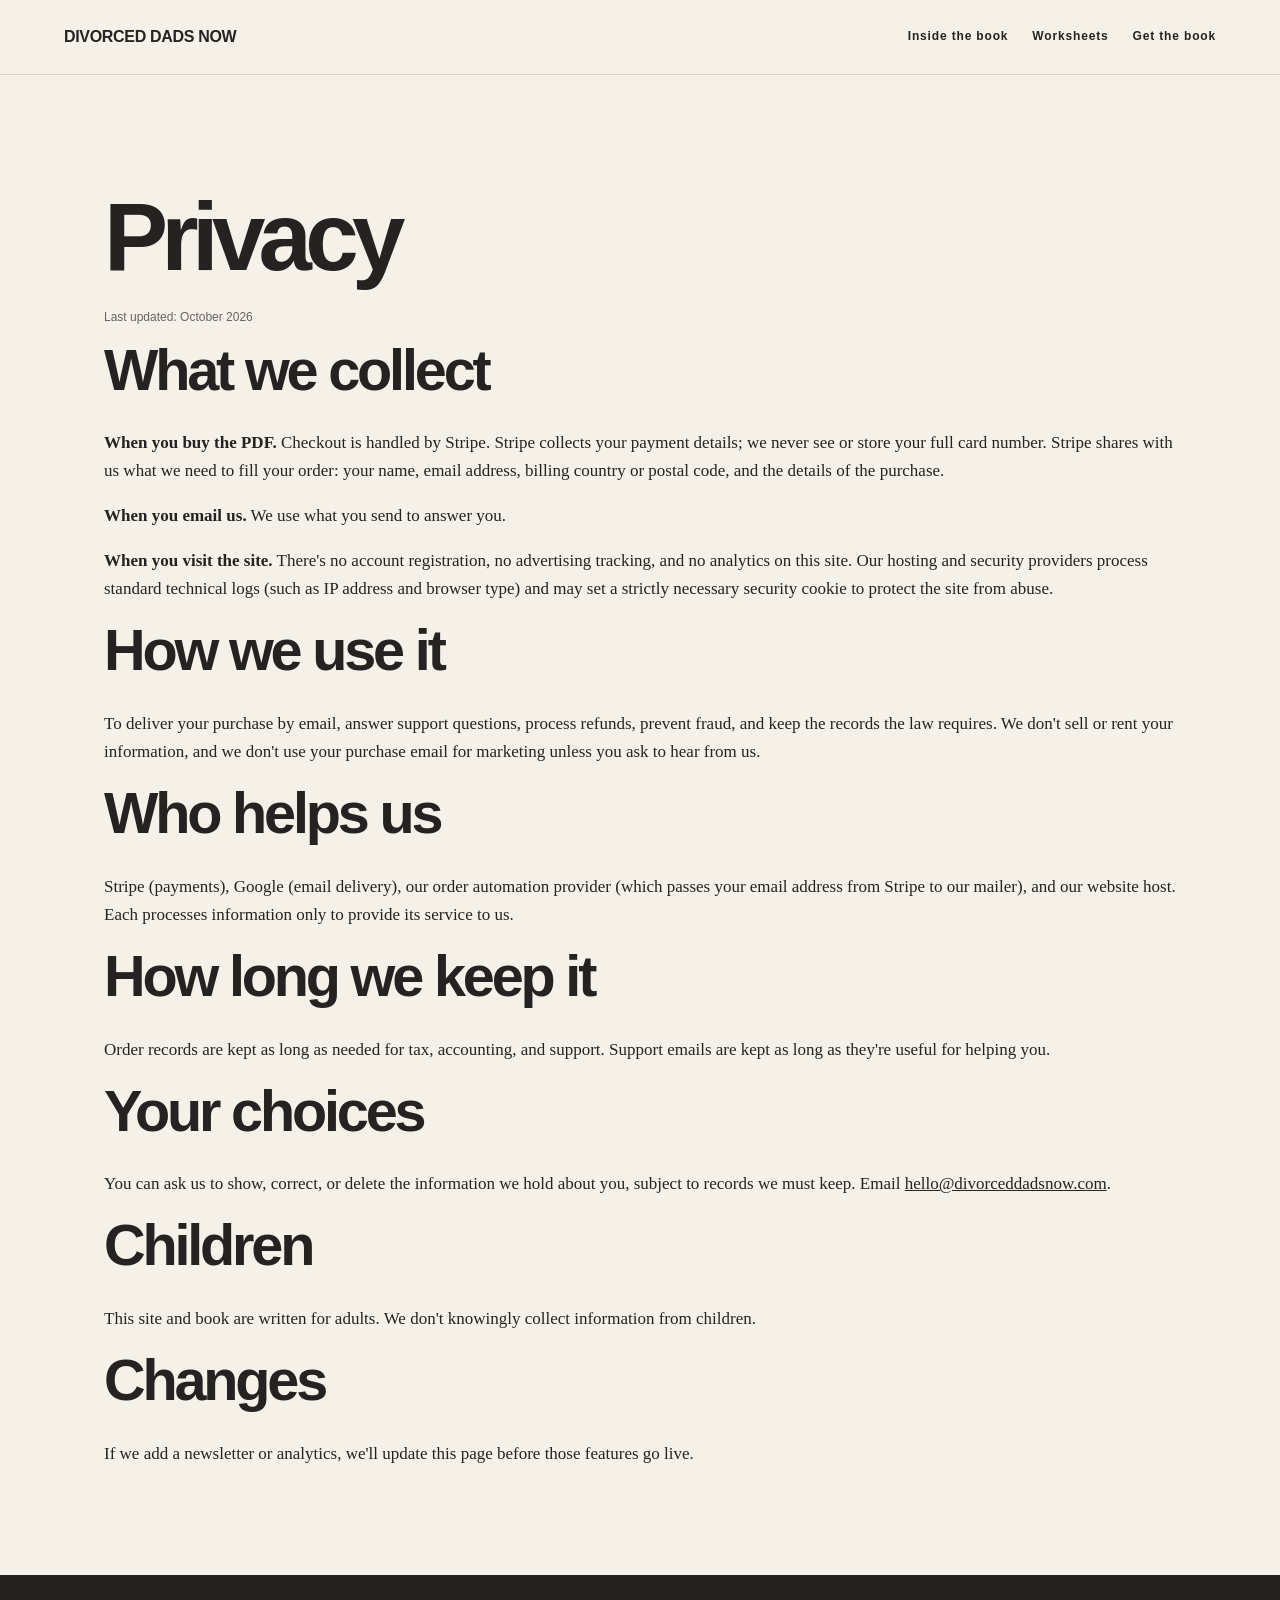
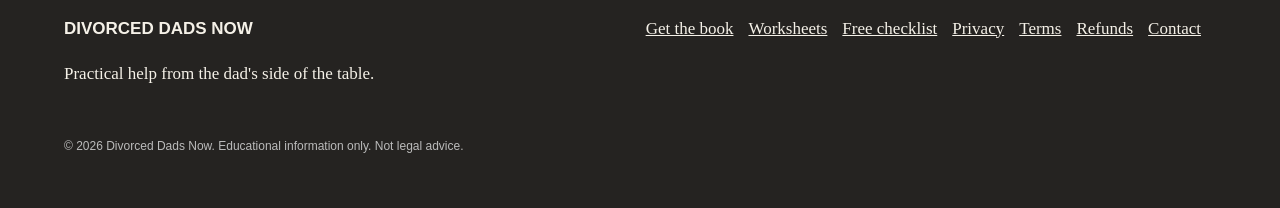
<file: privacy.html>
<!doctype html><html lang="en"><head><meta charset="utf-8"><meta name="viewport" content="width=device-width, initial-scale=1"><title>Privacy Policy | Divorced Dads Now</title><meta name="description" content="How Divorced Dads Now collects, uses, and protects information when you buy the PDF, email us, or visit the site."><link rel="stylesheet" href="styles.css"><link rel="canonical" href="https://divorceddadsnow.com/privacy"><meta property="og:site_name" content="Divorced Dads Now"><meta property="og:type" content="website"><meta property="og:title" content="Privacy Policy | Divorced Dads Now"><meta property="og:description" content="How Divorced Dads Now collects, uses, and protects information when you buy the PDF, email us, or visit the site."><meta property="og:url" content="https://divorceddadsnow.com/privacy"><meta property="og:image" content="https://divorceddadsnow.com/assets/playbook-cover.jpg"><meta property="og:image:alt" content="Cover of The Divorced Dad's Playbook"><meta property="og:locale" content="en_US"><meta name="twitter:card" content="summary_large_image"><meta name="twitter:title" content="Privacy Policy | Divorced Dads Now"><meta name="twitter:description" content="How Divorced Dads Now collects, uses, and protects information when you buy the PDF, email us, or visit the site."><meta name="twitter:image" content="https://divorceddadsnow.com/assets/playbook-cover.jpg"><meta name="theme-color" content="#1F2B3A"><link rel="icon" href="/assets/playbook-cover.jpg"></head><body><header class="nav"><a class="brand" href="./">DIVORCED DADS NOW</a><nav><a href="./#inside">Inside the book</a><a href="worksheets">Worksheets</a><a href="get-the-book">Get the book</a></nav></header><main class="content"><h1>Privacy</h1><p class="micro">Last updated: October 2026</p>
<h2>What we collect</h2><p><strong>When you buy the PDF.</strong> Checkout is handled by Stripe. Stripe collects your payment details; we never see or store your full card number. Stripe shares with us what we need to fill your order: your name, email address, billing country or postal code, and the details of the purchase.</p><p><strong>When you email us.</strong> We use what you send to answer you.</p><p><strong>When you visit the site.</strong> There's no account registration, no advertising tracking, and no analytics on this site. Our hosting and security providers process standard technical logs (such as IP address and browser type) and may set a strictly necessary security cookie to protect the site from abuse.</p>
<h2>How we use it</h2><p>To deliver your purchase by email, answer support questions, process refunds, prevent fraud, and keep the records the law requires. We don't sell or rent your information, and we don't use your purchase email for marketing unless you ask to hear from us.</p>
<h2>Who helps us</h2><p>Stripe (payments), Google (email delivery), our order automation provider (which passes your email address from Stripe to our mailer), and our website host. Each processes information only to provide its service to us.</p>
<h2>How long we keep it</h2><p>Order records are kept as long as needed for tax, accounting, and support. Support emails are kept as long as they're useful for helping you.</p>
<h2>Your choices</h2><p>You can ask us to show, correct, or delete the information we hold about you, subject to records we must keep. Email <a href="mailto:hello@divorceddadsnow.com">hello@divorceddadsnow.com</a>.</p>
<h2>Children</h2><p>This site and book are written for adults. We don't knowingly collect information from children.</p>
<h2>Changes</h2><p>If we add a newsletter or analytics, we'll update this page before those features go live.</p></main><footer><div><strong>DIVORCED DADS NOW</strong><p>Practical help from the dad's side of the table.</p></div><div><a href="/get-the-book">Get the book</a><a href="/worksheets">Worksheets</a><a href="/checklist">Free checklist</a><a href="/privacy">Privacy</a><a href="/terms">Terms</a><a href="/refunds">Refunds</a><a href="mailto:hello@divorceddadsnow.com">Contact</a></div><p class="micro">© 2026 Divorced Dads Now. Educational information only. Not legal advice.</p></footer></body></html>
</file>
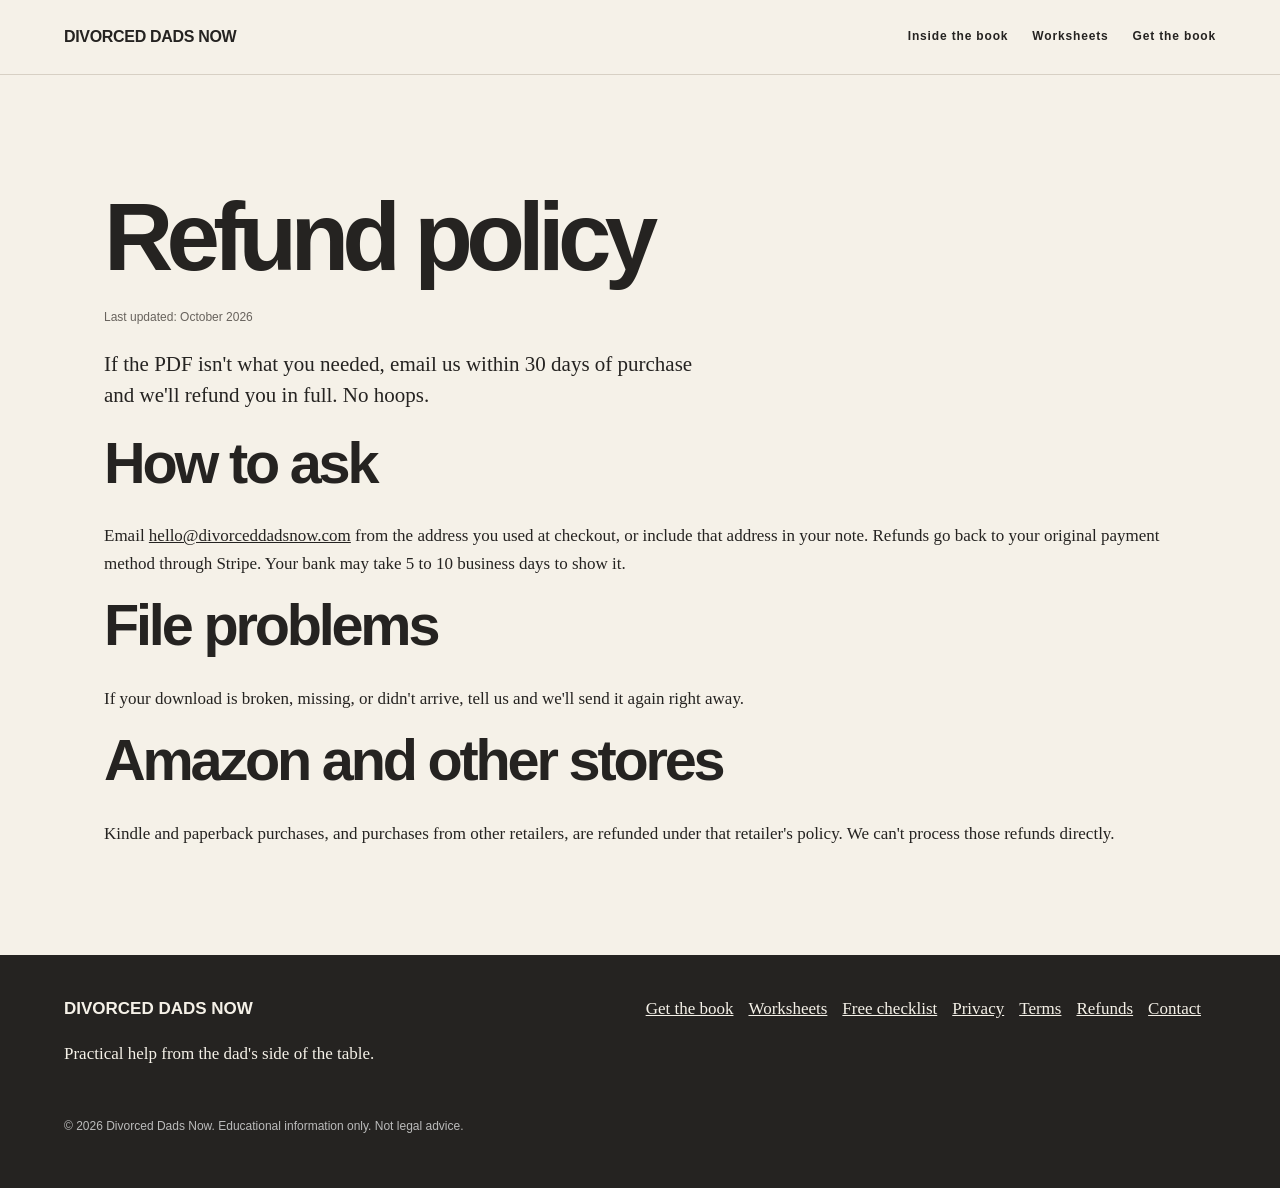
<file: refunds.html>
<!doctype html><html lang="en"><head><meta charset="utf-8"><meta name="viewport" content="width=device-width, initial-scale=1"><title>Refund Policy | Divorced Dads Now</title><meta name="description" content="Full refund within 30 days for The Divorced Dad&#x27;s Playbook PDF. How to ask, file problems, and Amazon purchases."><link rel="stylesheet" href="styles.css"><link rel="canonical" href="https://divorceddadsnow.com/refunds"><meta property="og:site_name" content="Divorced Dads Now"><meta property="og:type" content="website"><meta property="og:title" content="Refund Policy | Divorced Dads Now"><meta property="og:description" content="Full refund within 30 days for The Divorced Dad&#x27;s Playbook PDF. How to ask, file problems, and Amazon purchases."><meta property="og:url" content="https://divorceddadsnow.com/refunds"><meta property="og:image" content="https://divorceddadsnow.com/assets/playbook-cover.jpg"><meta property="og:image:alt" content="Cover of The Divorced Dad's Playbook"><meta property="og:locale" content="en_US"><meta name="twitter:card" content="summary_large_image"><meta name="twitter:title" content="Refund Policy | Divorced Dads Now"><meta name="twitter:description" content="Full refund within 30 days for The Divorced Dad&#x27;s Playbook PDF. How to ask, file problems, and Amazon purchases."><meta name="twitter:image" content="https://divorceddadsnow.com/assets/playbook-cover.jpg"><meta name="theme-color" content="#1F2B3A"><link rel="icon" href="/assets/playbook-cover.jpg"></head><body><header class="nav"><a class="brand" href="./">DIVORCED DADS NOW</a><nav><a href="./#inside">Inside the book</a><a href="worksheets">Worksheets</a><a href="get-the-book">Get the book</a></nav></header><main class="content"><h1>Refund policy</h1><p class="micro">Last updated: October 2026</p><p class="lead small">If the PDF isn't what you needed, email us within 30 days of purchase and we'll refund you in full. No hoops.</p>
<h2>How to ask</h2><p>Email <a href="mailto:hello@divorceddadsnow.com">hello@divorceddadsnow.com</a> from the address you used at checkout, or include that address in your note. Refunds go back to your original payment method through Stripe. Your bank may take 5 to 10 business days to show it.</p>
<h2>File problems</h2><p>If your download is broken, missing, or didn't arrive, tell us and we'll send it again right away.</p>
<h2>Amazon and other stores</h2><p>Kindle and paperback purchases, and purchases from other retailers, are refunded under that retailer's policy. We can't process those refunds directly.</p></main><footer><div><strong>DIVORCED DADS NOW</strong><p>Practical help from the dad's side of the table.</p></div><div><a href="/get-the-book">Get the book</a><a href="/worksheets">Worksheets</a><a href="/checklist">Free checklist</a><a href="/privacy">Privacy</a><a href="/terms">Terms</a><a href="/refunds">Refunds</a><a href="mailto:hello@divorceddadsnow.com">Contact</a></div><p class="micro">© 2026 Divorced Dads Now. Educational information only. Not legal advice.</p></footer></body></html>
</file>
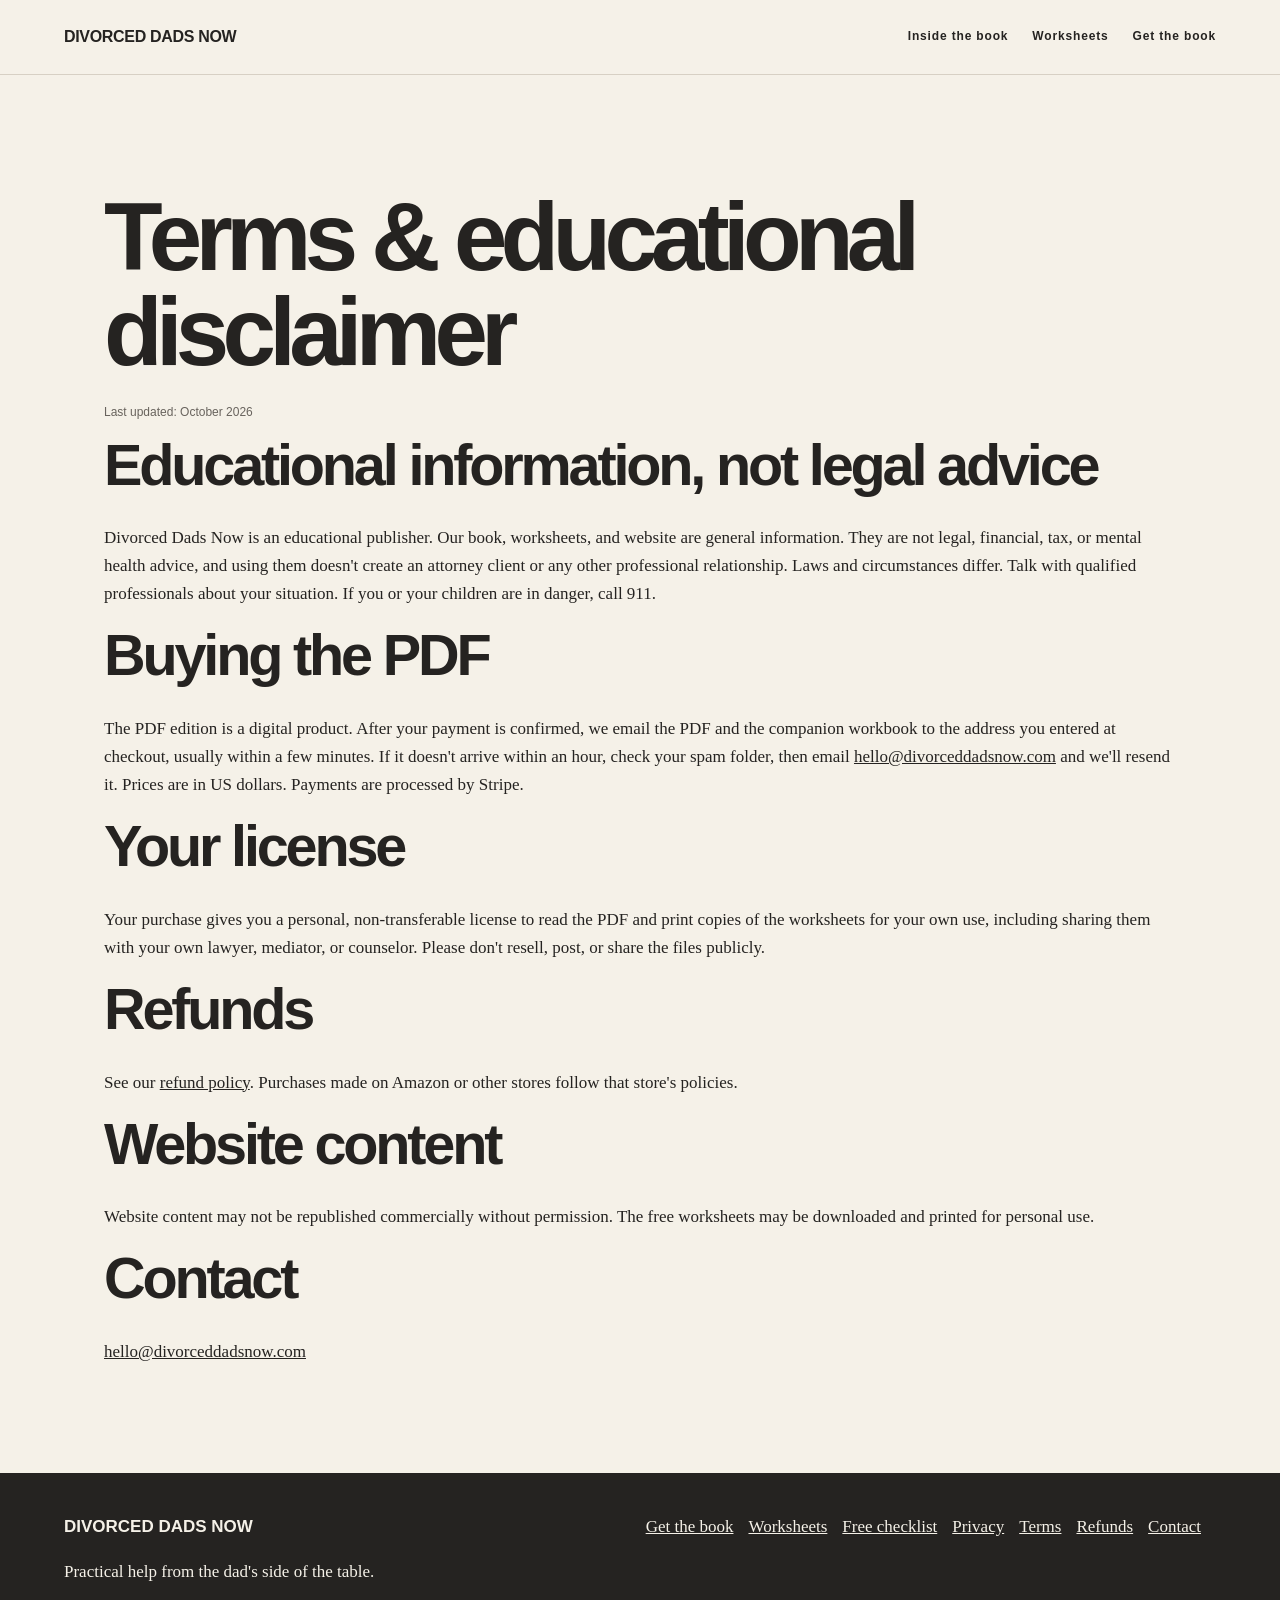
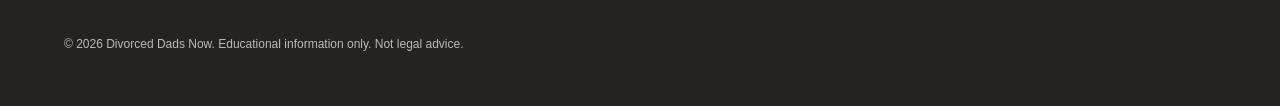
<file: terms.html>
<!doctype html><html lang="en"><head><meta charset="utf-8"><meta name="viewport" content="width=device-width, initial-scale=1"><title>Terms and Educational Disclaimer | Divorced Dads Now</title><meta name="description" content="Terms of use, purchase terms, and educational disclaimer for Divorced Dads Now."><link rel="stylesheet" href="styles.css"><link rel="canonical" href="https://divorceddadsnow.com/terms"><meta property="og:site_name" content="Divorced Dads Now"><meta property="og:type" content="website"><meta property="og:title" content="Terms and Educational Disclaimer | Divorced Dads Now"><meta property="og:description" content="Terms of use, purchase terms, and educational disclaimer for Divorced Dads Now."><meta property="og:url" content="https://divorceddadsnow.com/terms"><meta property="og:image" content="https://divorceddadsnow.com/assets/playbook-cover.jpg"><meta property="og:image:alt" content="Cover of The Divorced Dad's Playbook"><meta property="og:locale" content="en_US"><meta name="twitter:card" content="summary_large_image"><meta name="twitter:title" content="Terms and Educational Disclaimer | Divorced Dads Now"><meta name="twitter:description" content="Terms of use, purchase terms, and educational disclaimer for Divorced Dads Now."><meta name="twitter:image" content="https://divorceddadsnow.com/assets/playbook-cover.jpg"><meta name="theme-color" content="#1F2B3A"><link rel="icon" href="/assets/playbook-cover.jpg"></head><body><header class="nav"><a class="brand" href="./">DIVORCED DADS NOW</a><nav><a href="./#inside">Inside the book</a><a href="worksheets">Worksheets</a><a href="get-the-book">Get the book</a></nav></header><main class="content"><h1>Terms & educational disclaimer</h1><p class="micro">Last updated: October 2026</p>
<h2>Educational information, not legal advice</h2><p>Divorced Dads Now is an educational publisher. Our book, worksheets, and website are general information. They are not legal, financial, tax, or mental health advice, and using them doesn't create an attorney client or any other professional relationship. Laws and circumstances differ. Talk with qualified professionals about your situation. If you or your children are in danger, call 911.</p>
<h2>Buying the PDF</h2><p>The PDF edition is a digital product. After your payment is confirmed, we email the PDF and the companion workbook to the address you entered at checkout, usually within a few minutes. If it doesn't arrive within an hour, check your spam folder, then email <a href="mailto:hello@divorceddadsnow.com">hello@divorceddadsnow.com</a> and we'll resend it. Prices are in US dollars. Payments are processed by Stripe.</p>
<h2>Your license</h2><p>Your purchase gives you a personal, non-transferable license to read the PDF and print copies of the worksheets for your own use, including sharing them with your own lawyer, mediator, or counselor. Please don't resell, post, or share the files publicly.</p>
<h2>Refunds</h2><p>See our <a href="refunds">refund policy</a>. Purchases made on Amazon or other stores follow that store's policies.</p>
<h2>Website content</h2><p>Website content may not be republished commercially without permission. The free worksheets may be downloaded and printed for personal use.</p>
<h2>Contact</h2><p><a href="mailto:hello@divorceddadsnow.com">hello@divorceddadsnow.com</a></p></main><footer><div><strong>DIVORCED DADS NOW</strong><p>Practical help from the dad's side of the table.</p></div><div><a href="/get-the-book">Get the book</a><a href="/worksheets">Worksheets</a><a href="/checklist">Free checklist</a><a href="/privacy">Privacy</a><a href="/terms">Terms</a><a href="/refunds">Refunds</a><a href="mailto:hello@divorceddadsnow.com">Contact</a></div><p class="micro">© 2026 Divorced Dads Now. Educational information only. Not legal advice.</p></footer></body></html>
</file>
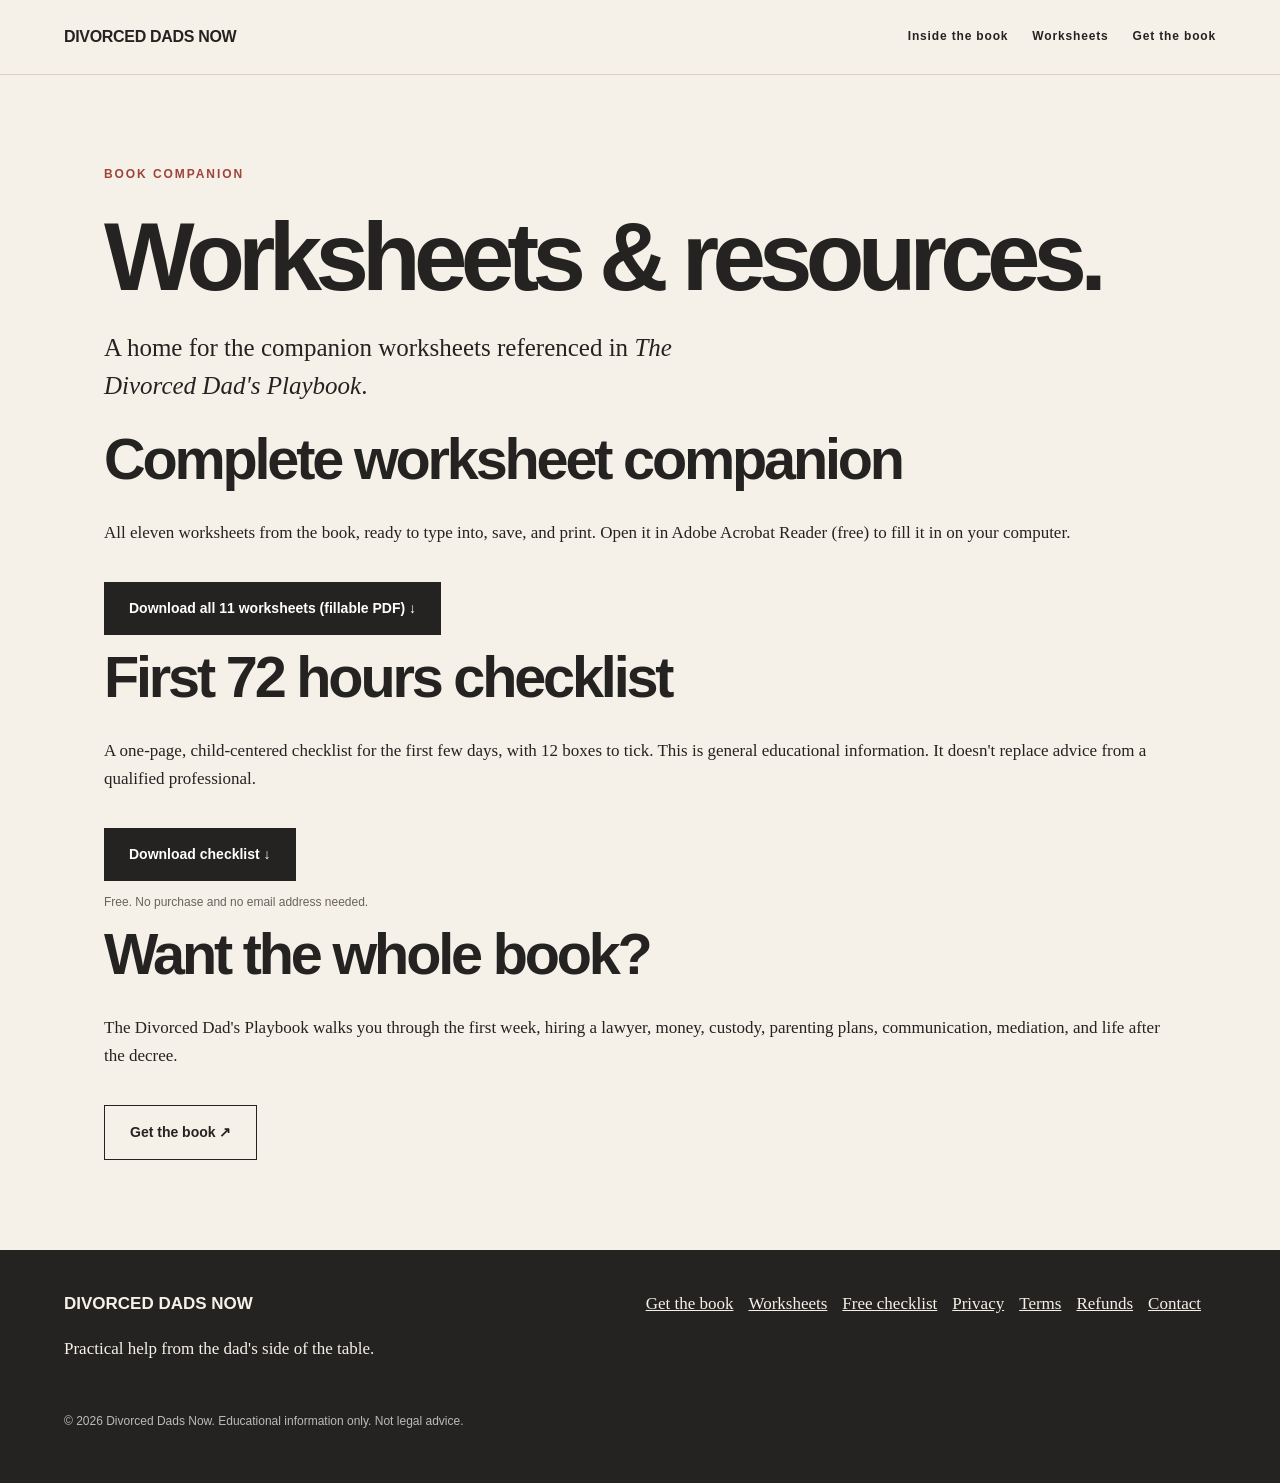
<file: worksheets.html>
<!doctype html><html lang="en"><head><meta charset="utf-8"><meta name="viewport" content="width=device-width, initial-scale=1"><title>Free Divorce Worksheets for Dads (Fillable PDF) | Divorced Dads Now</title><meta name="description" content="Download all 11 fillable worksheets from The Divorced Dad&#x27;s Playbook plus a free First 72 Hours checklist. No purchase or email needed."><link rel="stylesheet" href="styles.css"><link rel="canonical" href="https://divorceddadsnow.com/worksheets"><meta property="og:site_name" content="Divorced Dads Now"><meta property="og:type" content="website"><meta property="og:title" content="Free Divorce Worksheets for Dads (Fillable PDF) | Divorced Dads Now"><meta property="og:description" content="Download all 11 fillable worksheets from The Divorced Dad&#x27;s Playbook plus a free First 72 Hours checklist. No purchase or email needed."><meta property="og:url" content="https://divorceddadsnow.com/worksheets"><meta property="og:image" content="https://divorceddadsnow.com/assets/playbook-cover.jpg"><meta property="og:image:alt" content="Cover of The Divorced Dad's Playbook"><meta property="og:locale" content="en_US"><meta name="twitter:card" content="summary_large_image"><meta name="twitter:title" content="Free Divorce Worksheets for Dads (Fillable PDF) | Divorced Dads Now"><meta name="twitter:description" content="Download all 11 fillable worksheets from The Divorced Dad&#x27;s Playbook plus a free First 72 Hours checklist. No purchase or email needed."><meta name="twitter:image" content="https://divorceddadsnow.com/assets/playbook-cover.jpg"><meta name="theme-color" content="#1F2B3A"><link rel="icon" href="/assets/playbook-cover.jpg"><script type="application/ld+json">{"@context": "https://schema.org", "@type": "WebPage", "name": "Free Divorce Worksheets for Dads", "url": "https://divorceddadsnow.com/worksheets", "isPartOf": {"@type": "WebSite", "name": "Divorced Dads Now", "url": "https://divorceddadsnow.com/"}, "publisher": {"@type": "Organization", "name": "Divorced Dads Now", "url": "https://divorceddadsnow.com/"}, "about": {"@type": "Book", "name": "The Divorced Dad's Playbook", "url": "https://divorceddadsnow.com/get-the-book"}}</script></head><body><header class="nav"><a class="brand" href="./">DIVORCED DADS NOW</a><nav><a href="./#inside">Inside the book</a><a href="worksheets">Worksheets</a><a href="get-the-book">Get the book</a></nav></header><main class="content"><div class="eyebrow">Book companion</div><h1>Worksheets & resources.</h1><p class="lead">A home for the companion worksheets referenced in <em>The Divorced Dad's Playbook</em>.</p><h2>Complete worksheet companion</h2><p>All eleven worksheets from the book, ready to type into, save, and print. Open it in Adobe Acrobat Reader (free) to fill it in on your computer.</p><a class="btn" href="assets/worksheets-companion-fillable.pdf">Download all 11 worksheets (fillable PDF) ↓</a><h2>First 72 hours checklist</h2><p>A one-page, child-centered checklist for the first few days, with 12 boxes to tick. This is general educational information. It doesn't replace advice from a qualified professional.</p><a class="btn" href="assets/first-72-hours.pdf">Download checklist ↓</a><p class="micro">Free. No purchase and no email address needed.</p><h2>Want the whole book?</h2><p>The Divorced Dad's Playbook walks you through the first week, hiring a lawyer, money, custody, parenting plans, communication, mediation, and life after the decree.</p><a class="outline" href="get-the-book">Get the book ↗</a></main><footer><div><strong>DIVORCED DADS NOW</strong><p>Practical help from the dad's side of the table.</p></div><div><a href="/get-the-book">Get the book</a><a href="/worksheets">Worksheets</a><a href="/checklist">Free checklist</a><a href="/privacy">Privacy</a><a href="/terms">Terms</a><a href="/refunds">Refunds</a><a href="mailto:hello@divorceddadsnow.com">Contact</a></div><p class="micro">© 2026 Divorced Dads Now. Educational information only. Not legal advice.</p></footer></body></html>
</file>
<file: styles.css>
:root{--paper:#f5f1e8;--ink:#252321;--red:#9d443c;--muted:#68635d;--line:#d7d0c4}*{box-sizing:border-box}html{scroll-behavior:smooth}body{margin:0;background:var(--paper);color:var(--ink);font:17px/1.65 Georgia,'Times New Roman',serif}a{color:inherit}h1,h2,h3,.nav,.eyebrow,.number,.btn,.outline,.price,.soon,.micro,footer strong{font-family:Arial,Helvetica,sans-serif}h1{font-size:clamp(3.6rem,7.5vw,7.5rem);line-height:.99;letter-spacing:-.07em;margin:24px 0}h1 em{color:var(--red);font-style:normal}h2{font-size:clamp(2rem,4.5vw,4rem);line-height:1.07;letter-spacing:-.055em;margin:12px 0 28px}h3{font-size:1.3rem;letter-spacing:-.025em}.nav{display:flex;justify-content:space-between;align-items:center;gap:18px;padding:24px max(5vw,22px);border-bottom:1px solid var(--line);font-size:12px;font-weight:bold;letter-spacing:.07em}.brand{text-decoration:none;font-size:16px;letter-spacing:-.02em}.brand span{font-size:8px;vertical-align:top}.nav nav{display:flex;gap:24px}.nav nav a{text-decoration:none}.hero{display:grid;grid-template-columns:1.15fr .85fr;align-items:center;gap:5vw;max-width:1400px;margin:auto;padding:90px 5vw 110px}.lead{font-size:clamp(19px,2vw,25px);line-height:1.5;max-width:600px}.lead.small{font-size:21px}.eyebrow,.number{font-size:12px;font-weight:800;letter-spacing:.16em;text-transform:uppercase;color:var(--red)}.btn,.outline{display:inline-flex;align-items:center;gap:20px;text-decoration:none;padding:15px 25px;margin-top:18px;font-size:14px;font-weight:bold}.btn{background:var(--ink);color:#fff}.outline{border:1px solid var(--ink)}.micro{font-size:12px;color:var(--muted);line-height:1.6}.book{text-align:center}.book img{width:min(100%,370px);height:auto;box-shadow:16px 20px 36px #0003}.manifesto{text-align:center;background:var(--ink);color:var(--paper);padding:70px 20px}.manifesto p,.quote p{font:700 11px Arial;letter-spacing:.18em}.content{max-width:1200px;padding:90px 5vw;margin:auto}.three,.offers{display:grid;grid-template-columns:repeat(3,1fr);gap:18px}.three article,.offers article{border-top:1px solid var(--line);padding:24px 10px 12px 0}.number{font-size:28px}.quote{text-align:center;padding:65px 20px;background:#e8e1d5}.quote blockquote{font-size:clamp(25px,4vw,44px);max-width:900px;margin:0 auto 20px;line-height:1.25}.price{font-size:38px;font-weight:bold;letter-spacing:-.05em}.offers article{padding:28px;border:1px solid var(--line)}.offers article.featured{border-color:var(--red)}.soon{display:inline-block;padding:10px 13px;background:#e4ded4;font-size:12px;font-weight:bold}.resources{background:#e9e2d7;padding:75px 5vw}.resources>div{max-width:1200px;margin:auto}footer{background:var(--ink);color:var(--paper);padding:40px 5vw;display:flex;flex-wrap:wrap;gap:20px;justify-content:space-between}footer a{margin-right:15px}footer .micro{width:100%;color:#bbb}a:focus-visible{outline:3px solid var(--red);outline-offset:4px}@media(max-width:760px){.nav{align-items:flex-start;flex-direction:column}.nav nav{flex-wrap:wrap;gap:12px}.hero{grid-template-columns:1fr;padding-top:55px}.book img{max-width:270px}.three,.offers{grid-template-columns:1fr}.content{padding:60px 6vw}}
[hidden]{display:none!important}.offers{grid-template-columns:repeat(auto-fill,minmax(280px,1fr))}.hero .outline{margin-left:8px}.content h2+p,.content p+h2{margin-top:0}
</file>
